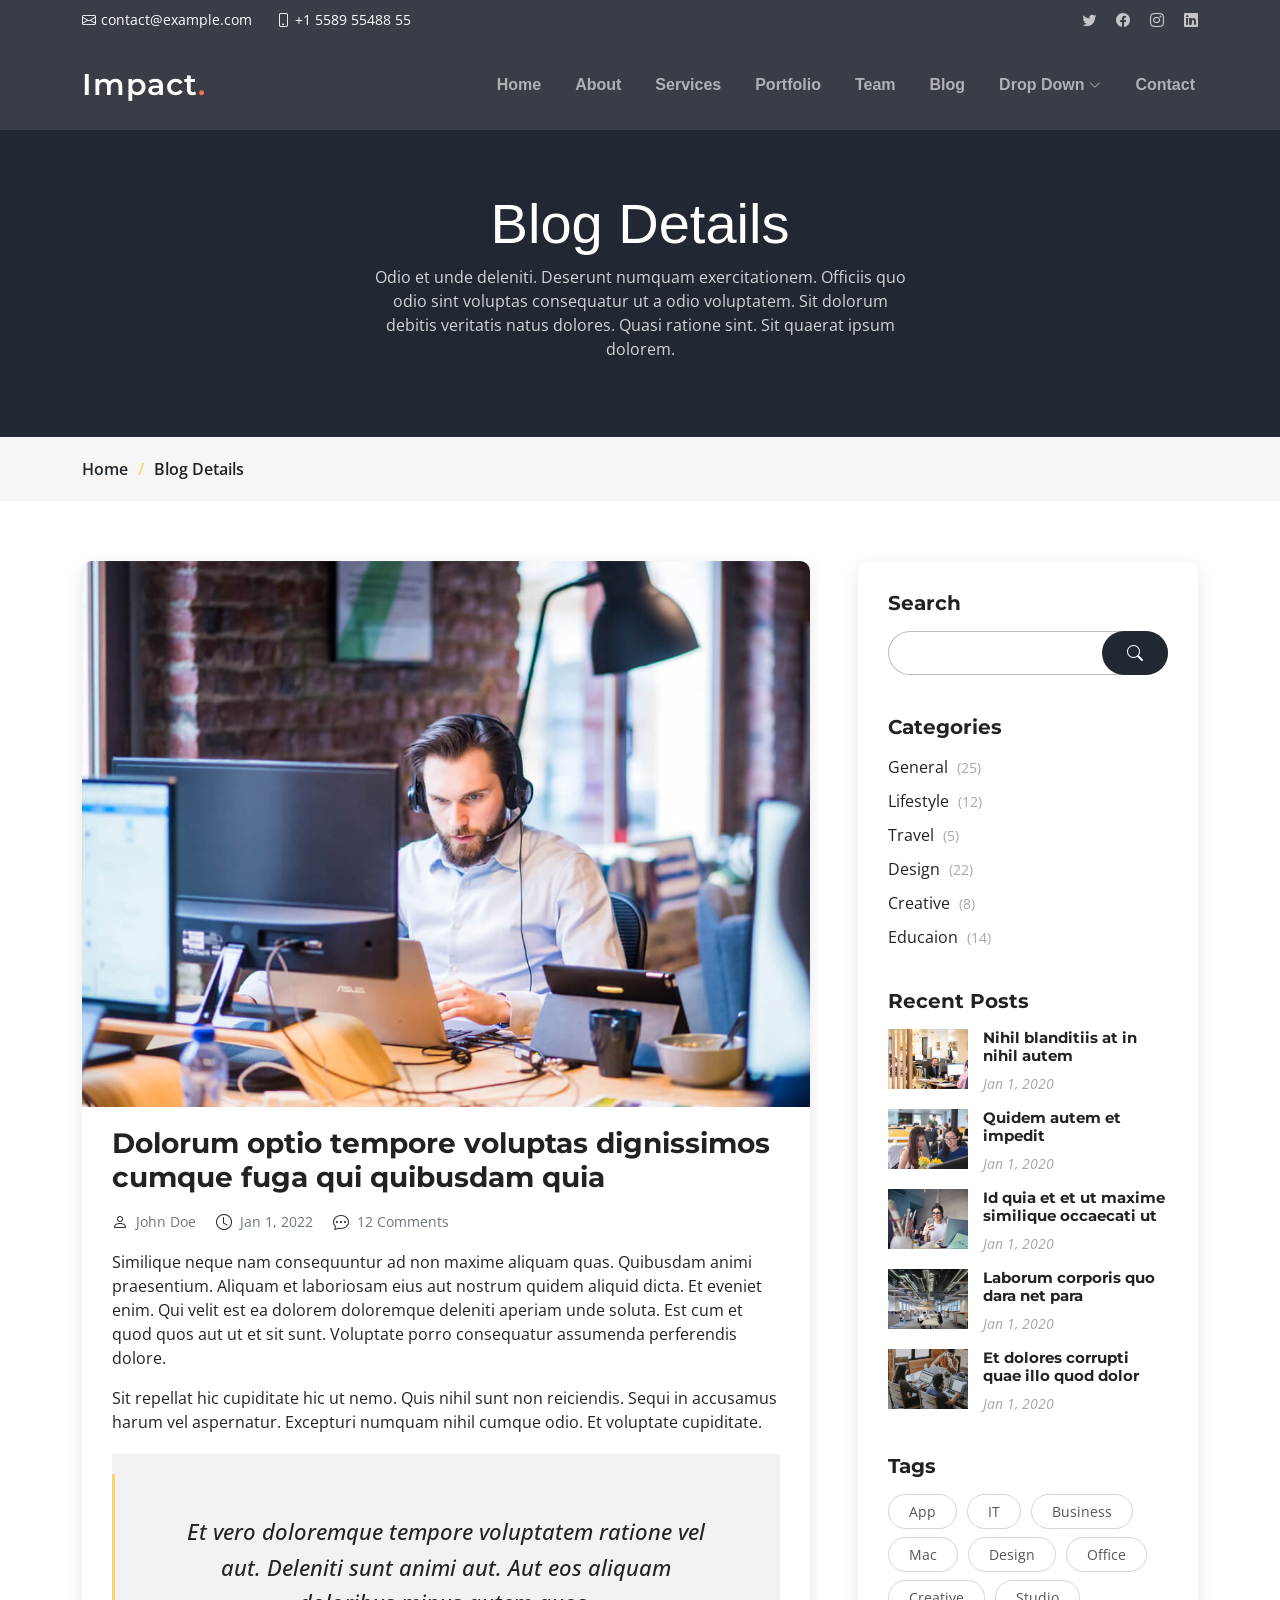
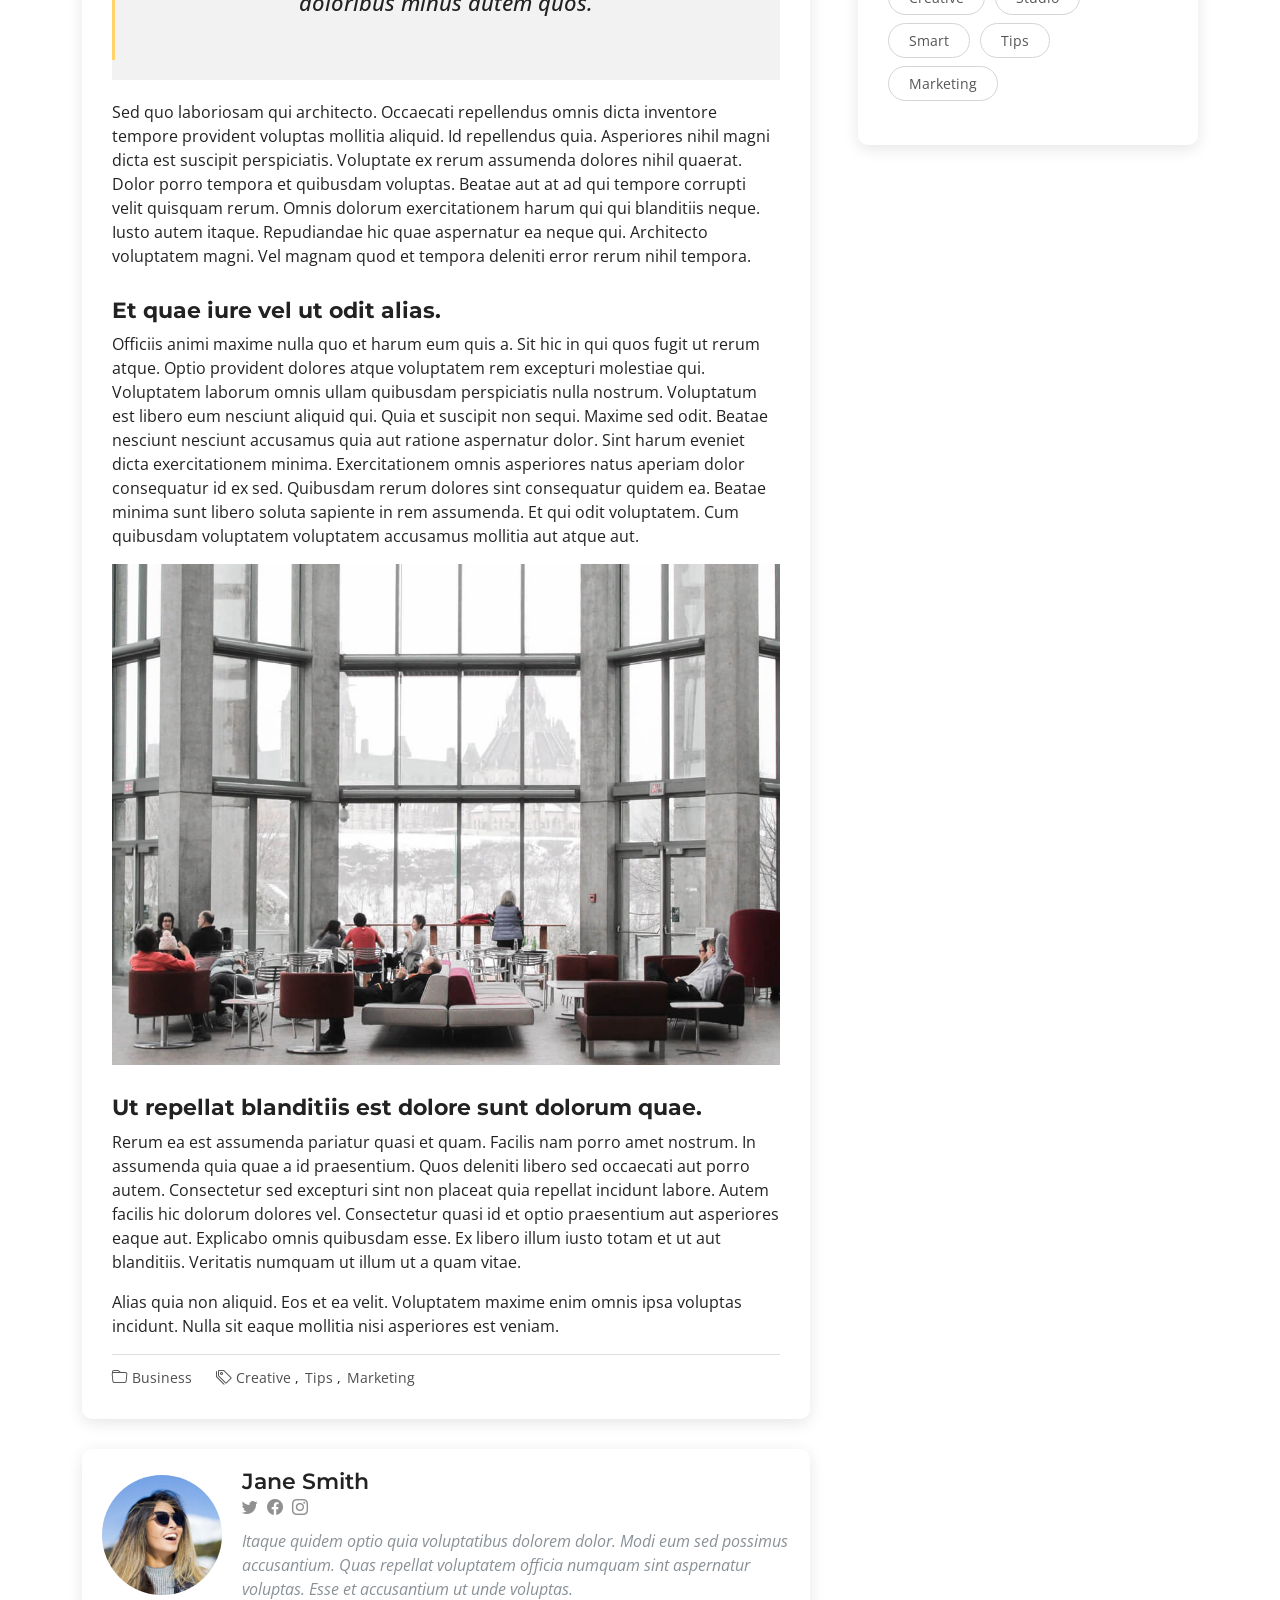
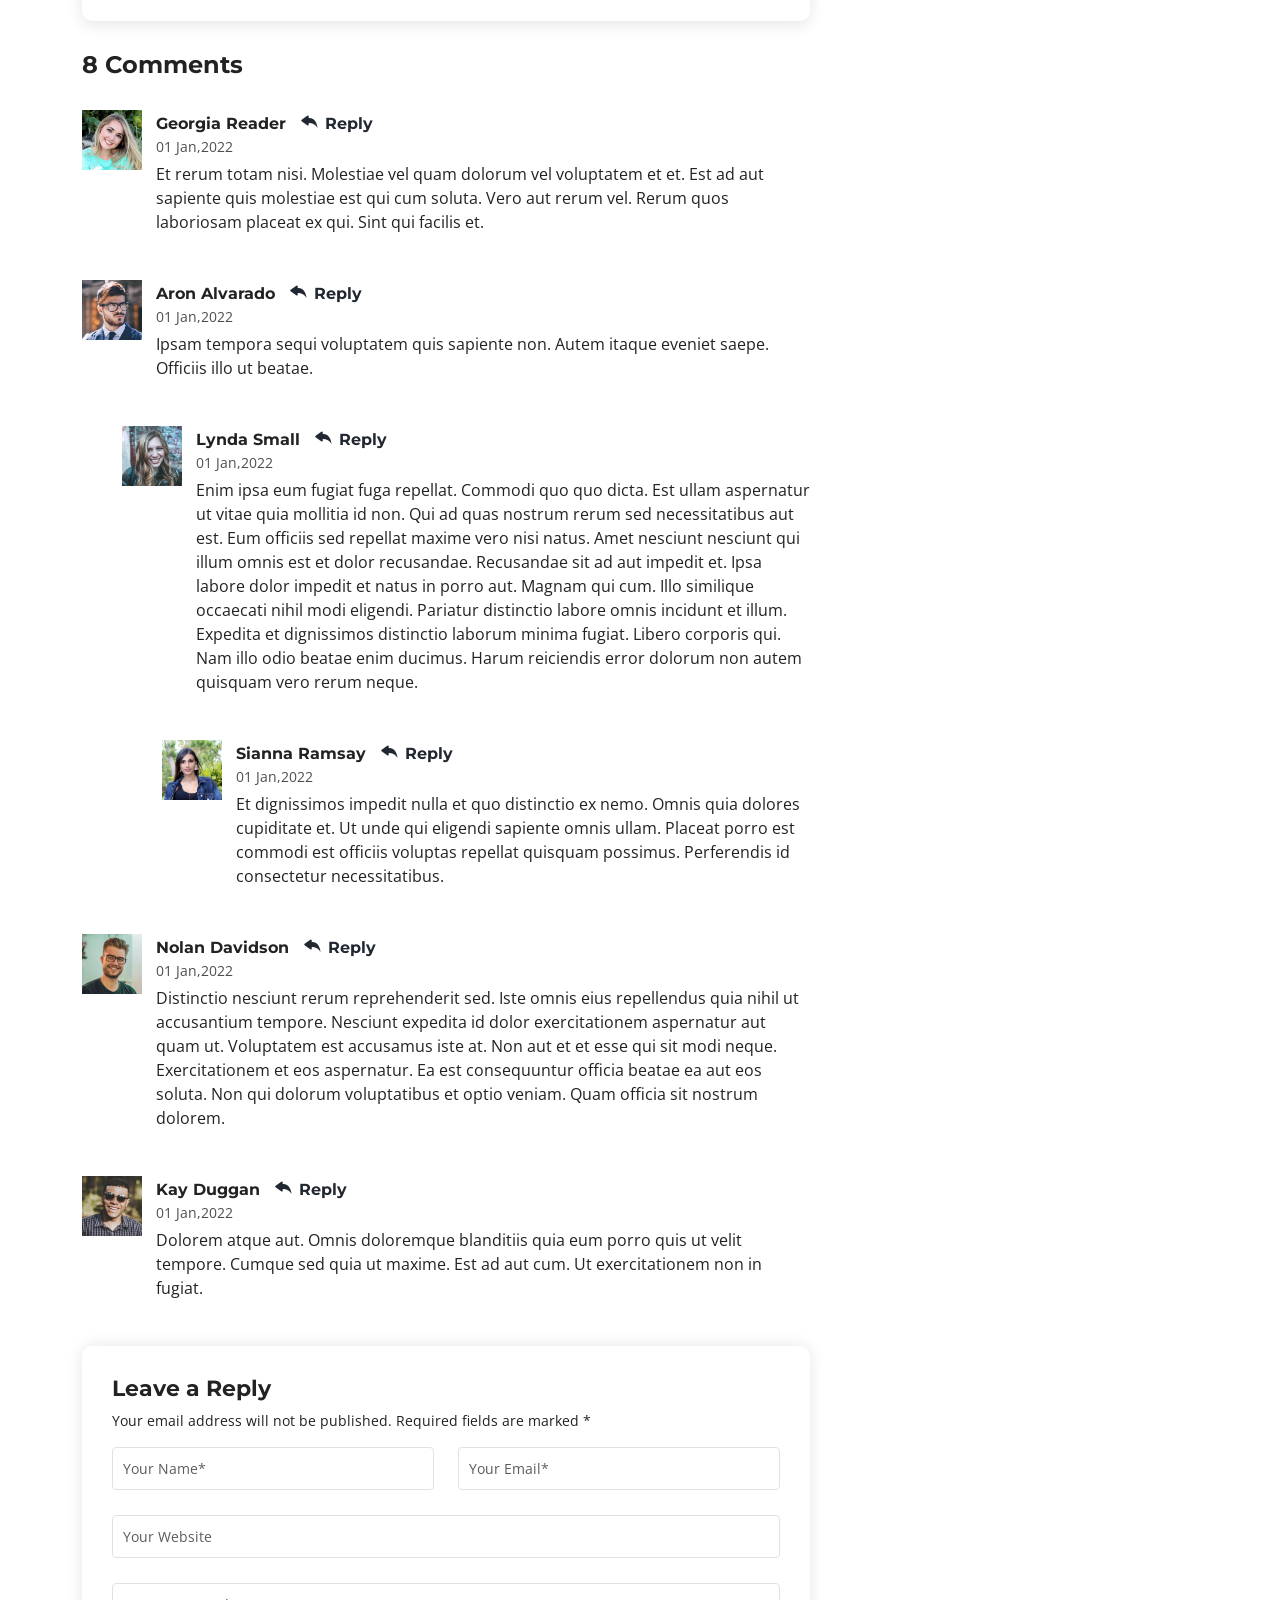
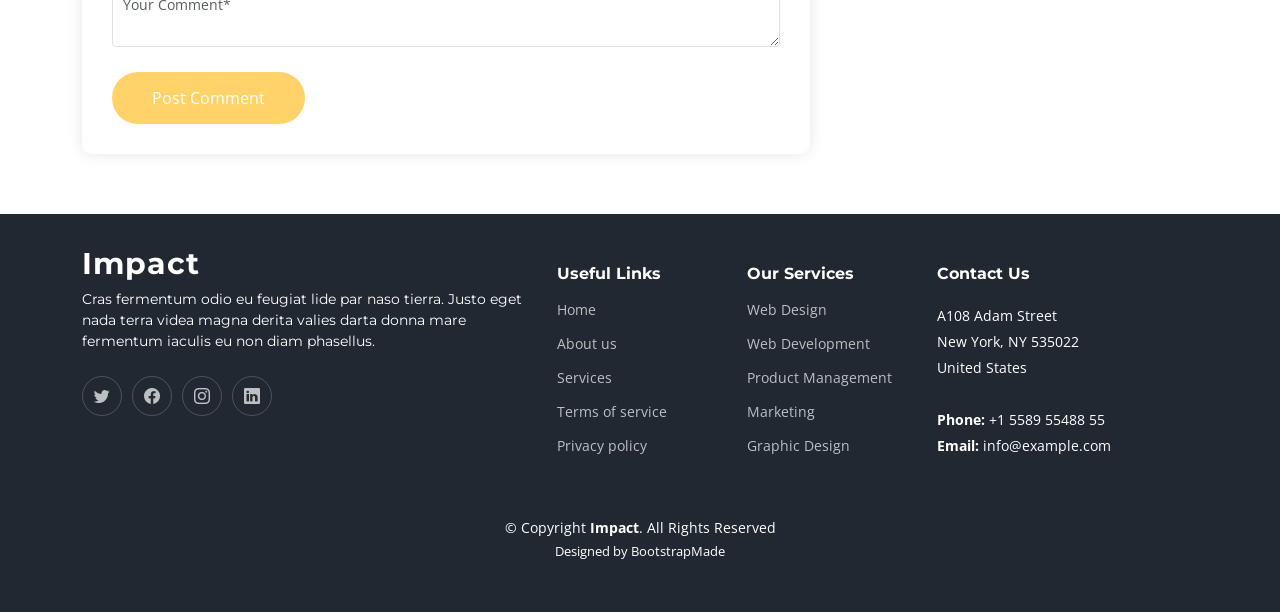
<file: blog-details.html>
<!DOCTYPE html>
<html lang="en">

<head>
  <meta charset="utf-8">
  <meta content="width=device-width, initial-scale=1.0" name="viewport">

  <title>Impact Bootstrap Template - Blog Details</title>
  <meta content="" name="description">
  <meta content="" name="keywords">

  <!-- Favicons -->
  <link href="assets/img/favicon.png" rel="icon">
  <link href="assets/img/apple-touch-icon.png" rel="apple-touch-icon">

  <!-- Google Fonts -->
  <link rel="preconnect" href="https://fonts.googleapis.com">
  <link rel="preconnect" href="https://fonts.gstatic.com" crossorigin>
  <link href="https://fonts.googleapis.com/css2?family=Open+Sans:ital,wght@0,300;0,400;0,500;0,600;0,700;1,300;1,400;1,600;1,700&family=Montserrat:ital,wght@0,300;0,400;0,500;0,600;0,700;1,300;1,400;1,500;1,600;1,700&family=Raleway:ital,wght@0,300;0,400;0,500;0,600;0,700;1,300;1,400;1,500;1,600;1,700&display=swap" rel="stylesheet">

  <!-- Vendor CSS Files -->
  <link href="assets/vendor/bootstrap/css/bootstrap.min.css" rel="stylesheet">
  <link href="assets/vendor/bootstrap-icons/bootstrap-icons.css" rel="stylesheet">
  <link href="assets/vendor/aos/aos.css" rel="stylesheet">
  <link href="assets/vendor/glightbox/css/glightbox.min.css" rel="stylesheet">
  <link href="assets/vendor/swiper/swiper-bundle.min.css" rel="stylesheet">

  <!-- Template Main CSS File -->
  <link href="assets/css/main.css" rel="stylesheet">

  <!-- =======================================================
  * Template Name: Impact
  * Template URL: https://bootstrapmade.com/impact-bootstrap-business-website-template/
  * Updated: Apr 4 2024 with Bootstrap v5.3.3
  * Author: BootstrapMade.com
  * License: https://bootstrapmade.com/license/
  ======================================================== -->
</head>

<body>

  <!-- ======= Header ======= -->
  <section id="topbar" class="topbar d-flex align-items-center">
    <div class="container d-flex justify-content-center justify-content-md-between">
      <div class="contact-info d-flex align-items-center">
        <i class="bi bi-envelope d-flex align-items-center"><a href="mailto:contact@example.com">contact@example.com</a></i>
        <i class="bi bi-phone d-flex align-items-center ms-4"><span>+1 5589 55488 55</span></i>
      </div>
      <div class="social-links d-none d-md-flex align-items-center">
        <a href="#" class="twitter"><i class="bi bi-twitter"></i></a>
        <a href="#" class="facebook"><i class="bi bi-facebook"></i></a>
        <a href="#" class="instagram"><i class="bi bi-instagram"></i></a>
        <a href="#" class="linkedin"><i class="bi bi-linkedin"></i></i></a>
      </div>
    </div>
  </section><!-- End Top Bar -->

  <header id="header" class="header d-flex align-items-center">

    <div class="container-fluid container-xl d-flex align-items-center justify-content-between">
      <a href="index.html" class="logo d-flex align-items-center">
        <!-- Uncomment the line below if you also wish to use an image logo -->
        <!-- <img src="assets/img/logo.png" alt=""> -->
        <h1>Impact<span>.</span></h1>
      </a>
      <nav id="navbar" class="navbar">
        <ul>
          <li><a href="#hero">Home</a></li>
          <li><a href="#about">About</a></li>
          <li><a href="#services">Services</a></li>
          <li><a href="#portfolio">Portfolio</a></li>
          <li><a href="#team">Team</a></li>
          <li><a href="blog.html">Blog</a></li>
          <li class="dropdown"><a href="#"><span>Drop Down</span> <i class="bi bi-chevron-down dropdown-indicator"></i></a>
            <ul>
              <li><a href="#">Drop Down 1</a></li>
              <li class="dropdown"><a href="#"><span>Deep Drop Down</span> <i class="bi bi-chevron-down dropdown-indicator"></i></a>
                <ul>
                  <li><a href="#">Deep Drop Down 1</a></li>
                  <li><a href="#">Deep Drop Down 2</a></li>
                  <li><a href="#">Deep Drop Down 3</a></li>
                  <li><a href="#">Deep Drop Down 4</a></li>
                  <li><a href="#">Deep Drop Down 5</a></li>
                </ul>
              </li>
              <li><a href="#">Drop Down 2</a></li>
              <li><a href="#">Drop Down 3</a></li>
              <li><a href="#">Drop Down 4</a></li>
            </ul>
          </li>
          <li><a href="#contact">Contact</a></li>
        </ul>
      </nav><!-- .navbar -->

      <i class="mobile-nav-toggle mobile-nav-show bi bi-list"></i>
      <i class="mobile-nav-toggle mobile-nav-hide d-none bi bi-x"></i>

    </div>
  </header><!-- End Header -->
  <!-- End Header -->

  <main id="main">

    <!-- ======= Breadcrumbs ======= -->
    <div class="breadcrumbs">
      <div class="page-header d-flex align-items-center" style="background-image: url('');">
        <div class="container position-relative">
          <div class="row d-flex justify-content-center">
            <div class="col-lg-6 text-center">
              <h2>Blog Details</h2>
              <p>Odio et unde deleniti. Deserunt numquam exercitationem. Officiis quo odio sint voluptas consequatur ut a odio voluptatem. Sit dolorum debitis veritatis natus dolores. Quasi ratione sint. Sit quaerat ipsum dolorem.</p>
            </div>
          </div>
        </div>
      </div>
      <nav>
        <div class="container">
          <ol>
            <li><a href="index.html">Home</a></li>
            <li>Blog Details</li>
          </ol>
        </div>
      </nav>
    </div><!-- End Breadcrumbs -->

    <!-- ======= Blog Details Section ======= -->
    <section id="blog" class="blog">
      <div class="container" data-aos="fade-up">

        <div class="row g-5">

          <div class="col-lg-8">

            <article class="blog-details">

              <div class="post-img">
                <img src="assets/img/blog/blog-1.jpg" alt="" class="img-fluid">
              </div>

              <h2 class="title">Dolorum optio tempore voluptas dignissimos cumque fuga qui quibusdam quia</h2>

              <div class="meta-top">
                <ul>
                  <li class="d-flex align-items-center"><i class="bi bi-person"></i> <a href="blog-details.html">John Doe</a></li>
                  <li class="d-flex align-items-center"><i class="bi bi-clock"></i> <a href="blog-details.html"><time datetime="2020-01-01">Jan 1, 2022</time></a></li>
                  <li class="d-flex align-items-center"><i class="bi bi-chat-dots"></i> <a href="blog-details.html">12 Comments</a></li>
                </ul>
              </div><!-- End meta top -->

              <div class="content">
                <p>
                  Similique neque nam consequuntur ad non maxime aliquam quas. Quibusdam animi praesentium. Aliquam et laboriosam eius aut nostrum quidem aliquid dicta.
                  Et eveniet enim. Qui velit est ea dolorem doloremque deleniti aperiam unde soluta. Est cum et quod quos aut ut et sit sunt. Voluptate porro consequatur assumenda perferendis dolore.
                </p>

                <p>
                  Sit repellat hic cupiditate hic ut nemo. Quis nihil sunt non reiciendis. Sequi in accusamus harum vel aspernatur. Excepturi numquam nihil cumque odio. Et voluptate cupiditate.
                </p>

                <blockquote>
                  <p>
                    Et vero doloremque tempore voluptatem ratione vel aut. Deleniti sunt animi aut. Aut eos aliquam doloribus minus autem quos.
                  </p>
                </blockquote>

                <p>
                  Sed quo laboriosam qui architecto. Occaecati repellendus omnis dicta inventore tempore provident voluptas mollitia aliquid. Id repellendus quia. Asperiores nihil magni dicta est suscipit perspiciatis. Voluptate ex rerum assumenda dolores nihil quaerat.
                  Dolor porro tempora et quibusdam voluptas. Beatae aut at ad qui tempore corrupti velit quisquam rerum. Omnis dolorum exercitationem harum qui qui blanditiis neque.
                  Iusto autem itaque. Repudiandae hic quae aspernatur ea neque qui. Architecto voluptatem magni. Vel magnam quod et tempora deleniti error rerum nihil tempora.
                </p>

                <h3>Et quae iure vel ut odit alias.</h3>
                <p>
                  Officiis animi maxime nulla quo et harum eum quis a. Sit hic in qui quos fugit ut rerum atque. Optio provident dolores atque voluptatem rem excepturi molestiae qui. Voluptatem laborum omnis ullam quibusdam perspiciatis nulla nostrum. Voluptatum est libero eum nesciunt aliquid qui.
                  Quia et suscipit non sequi. Maxime sed odit. Beatae nesciunt nesciunt accusamus quia aut ratione aspernatur dolor. Sint harum eveniet dicta exercitationem minima. Exercitationem omnis asperiores natus aperiam dolor consequatur id ex sed. Quibusdam rerum dolores sint consequatur quidem ea.
                  Beatae minima sunt libero soluta sapiente in rem assumenda. Et qui odit voluptatem. Cum quibusdam voluptatem voluptatem accusamus mollitia aut atque aut.
                </p>
                <img src="assets/img/blog/blog-inside-post.jpg" class="img-fluid" alt="">

                <h3>Ut repellat blanditiis est dolore sunt dolorum quae.</h3>
                <p>
                  Rerum ea est assumenda pariatur quasi et quam. Facilis nam porro amet nostrum. In assumenda quia quae a id praesentium. Quos deleniti libero sed occaecati aut porro autem. Consectetur sed excepturi sint non placeat quia repellat incidunt labore. Autem facilis hic dolorum dolores vel.
                  Consectetur quasi id et optio praesentium aut asperiores eaque aut. Explicabo omnis quibusdam esse. Ex libero illum iusto totam et ut aut blanditiis. Veritatis numquam ut illum ut a quam vitae.
                </p>
                <p>
                  Alias quia non aliquid. Eos et ea velit. Voluptatem maxime enim omnis ipsa voluptas incidunt. Nulla sit eaque mollitia nisi asperiores est veniam.
                </p>

              </div><!-- End post content -->

              <div class="meta-bottom">
                <i class="bi bi-folder"></i>
                <ul class="cats">
                  <li><a href="#">Business</a></li>
                </ul>

                <i class="bi bi-tags"></i>
                <ul class="tags">
                  <li><a href="#">Creative</a></li>
                  <li><a href="#">Tips</a></li>
                  <li><a href="#">Marketing</a></li>
                </ul>
              </div><!-- End meta bottom -->

            </article><!-- End blog post -->

            <div class="post-author d-flex align-items-center">
              <img src="assets/img/blog/blog-author.jpg" class="rounded-circle flex-shrink-0" alt="">
              <div>
                <h4>Jane Smith</h4>
                <div class="social-links">
                  <a href="https://twitters.com/#"><i class="bi bi-twitter"></i></a>
                  <a href="https://facebook.com/#"><i class="bi bi-facebook"></i></a>
                  <a href="https://instagram.com/#"><i class="biu bi-instagram"></i></a>
                </div>
                <p>
                  Itaque quidem optio quia voluptatibus dolorem dolor. Modi eum sed possimus accusantium. Quas repellat voluptatem officia numquam sint aspernatur voluptas. Esse et accusantium ut unde voluptas.
                </p>
              </div>
            </div><!-- End post author -->

            <div class="comments">

              <h4 class="comments-count">8 Comments</h4>

              <div id="comment-1" class="comment">
                <div class="d-flex">
                  <div class="comment-img"><img src="assets/img/blog/comments-1.jpg" alt=""></div>
                  <div>
                    <h5><a href="">Georgia Reader</a> <a href="#" class="reply"><i class="bi bi-reply-fill"></i> Reply</a></h5>
                    <time datetime="2020-01-01">01 Jan,2022</time>
                    <p>
                      Et rerum totam nisi. Molestiae vel quam dolorum vel voluptatem et et. Est ad aut sapiente quis molestiae est qui cum soluta.
                      Vero aut rerum vel. Rerum quos laboriosam placeat ex qui. Sint qui facilis et.
                    </p>
                  </div>
                </div>
              </div><!-- End comment #1 -->

              <div id="comment-2" class="comment">
                <div class="d-flex">
                  <div class="comment-img"><img src="assets/img/blog/comments-2.jpg" alt=""></div>
                  <div>
                    <h5><a href="">Aron Alvarado</a> <a href="#" class="reply"><i class="bi bi-reply-fill"></i> Reply</a></h5>
                    <time datetime="2020-01-01">01 Jan,2022</time>
                    <p>
                      Ipsam tempora sequi voluptatem quis sapiente non. Autem itaque eveniet saepe. Officiis illo ut beatae.
                    </p>
                  </div>
                </div>

                <div id="comment-reply-1" class="comment comment-reply">
                  <div class="d-flex">
                    <div class="comment-img"><img src="assets/img/blog/comments-3.jpg" alt=""></div>
                    <div>
                      <h5><a href="">Lynda Small</a> <a href="#" class="reply"><i class="bi bi-reply-fill"></i> Reply</a></h5>
                      <time datetime="2020-01-01">01 Jan,2022</time>
                      <p>
                        Enim ipsa eum fugiat fuga repellat. Commodi quo quo dicta. Est ullam aspernatur ut vitae quia mollitia id non. Qui ad quas nostrum rerum sed necessitatibus aut est. Eum officiis sed repellat maxime vero nisi natus. Amet nesciunt nesciunt qui illum omnis est et dolor recusandae.

                        Recusandae sit ad aut impedit et. Ipsa labore dolor impedit et natus in porro aut. Magnam qui cum. Illo similique occaecati nihil modi eligendi. Pariatur distinctio labore omnis incidunt et illum. Expedita et dignissimos distinctio laborum minima fugiat.

                        Libero corporis qui. Nam illo odio beatae enim ducimus. Harum reiciendis error dolorum non autem quisquam vero rerum neque.
                      </p>
                    </div>
                  </div>

                  <div id="comment-reply-2" class="comment comment-reply">
                    <div class="d-flex">
                      <div class="comment-img"><img src="assets/img/blog/comments-4.jpg" alt=""></div>
                      <div>
                        <h5><a href="">Sianna Ramsay</a> <a href="#" class="reply"><i class="bi bi-reply-fill"></i> Reply</a></h5>
                        <time datetime="2020-01-01">01 Jan,2022</time>
                        <p>
                          Et dignissimos impedit nulla et quo distinctio ex nemo. Omnis quia dolores cupiditate et. Ut unde qui eligendi sapiente omnis ullam. Placeat porro est commodi est officiis voluptas repellat quisquam possimus. Perferendis id consectetur necessitatibus.
                        </p>
                      </div>
                    </div>

                  </div><!-- End comment reply #2-->

                </div><!-- End comment reply #1-->

              </div><!-- End comment #2-->

              <div id="comment-3" class="comment">
                <div class="d-flex">
                  <div class="comment-img"><img src="assets/img/blog/comments-5.jpg" alt=""></div>
                  <div>
                    <h5><a href="">Nolan Davidson</a> <a href="#" class="reply"><i class="bi bi-reply-fill"></i> Reply</a></h5>
                    <time datetime="2020-01-01">01 Jan,2022</time>
                    <p>
                      Distinctio nesciunt rerum reprehenderit sed. Iste omnis eius repellendus quia nihil ut accusantium tempore. Nesciunt expedita id dolor exercitationem aspernatur aut quam ut. Voluptatem est accusamus iste at.
                      Non aut et et esse qui sit modi neque. Exercitationem et eos aspernatur. Ea est consequuntur officia beatae ea aut eos soluta. Non qui dolorum voluptatibus et optio veniam. Quam officia sit nostrum dolorem.
                    </p>
                  </div>
                </div>

              </div><!-- End comment #3 -->

              <div id="comment-4" class="comment">
                <div class="d-flex">
                  <div class="comment-img"><img src="assets/img/blog/comments-6.jpg" alt=""></div>
                  <div>
                    <h5><a href="">Kay Duggan</a> <a href="#" class="reply"><i class="bi bi-reply-fill"></i> Reply</a></h5>
                    <time datetime="2020-01-01">01 Jan,2022</time>
                    <p>
                      Dolorem atque aut. Omnis doloremque blanditiis quia eum porro quis ut velit tempore. Cumque sed quia ut maxime. Est ad aut cum. Ut exercitationem non in fugiat.
                    </p>
                  </div>
                </div>

              </div><!-- End comment #4 -->

              <div class="reply-form">

                <h4>Leave a Reply</h4>
                <p>Your email address will not be published. Required fields are marked * </p>
                <form action="">
                  <div class="row">
                    <div class="col-md-6 form-group">
                      <input name="name" type="text" class="form-control" placeholder="Your Name*">
                    </div>
                    <div class="col-md-6 form-group">
                      <input name="email" type="text" class="form-control" placeholder="Your Email*">
                    </div>
                  </div>
                  <div class="row">
                    <div class="col form-group">
                      <input name="website" type="text" class="form-control" placeholder="Your Website">
                    </div>
                  </div>
                  <div class="row">
                    <div class="col form-group">
                      <textarea name="comment" class="form-control" placeholder="Your Comment*"></textarea>
                    </div>
                  </div>
                  <button type="submit" class="btn btn-primary">Post Comment</button>

                </form>

              </div>

            </div><!-- End blog comments -->

          </div>

          <div class="col-lg-4">

            <div class="sidebar">

              <div class="sidebar-item search-form">
                <h3 class="sidebar-title">Search</h3>
                <form action="" class="mt-3">
                  <input type="text">
                  <button type="submit"><i class="bi bi-search"></i></button>
                </form>
              </div><!-- End sidebar search formn-->

              <div class="sidebar-item categories">
                <h3 class="sidebar-title">Categories</h3>
                <ul class="mt-3">
                  <li><a href="#">General <span>(25)</span></a></li>
                  <li><a href="#">Lifestyle <span>(12)</span></a></li>
                  <li><a href="#">Travel <span>(5)</span></a></li>
                  <li><a href="#">Design <span>(22)</span></a></li>
                  <li><a href="#">Creative <span>(8)</span></a></li>
                  <li><a href="#">Educaion <span>(14)</span></a></li>
                </ul>
              </div><!-- End sidebar categories-->

              <div class="sidebar-item recent-posts">
                <h3 class="sidebar-title">Recent Posts</h3>

                <div class="mt-3">

                  <div class="post-item mt-3">
                    <img src="assets/img/blog/blog-recent-1.jpg" alt="">
                    <div>
                      <h4><a href="blog-details.html">Nihil blanditiis at in nihil autem</a></h4>
                      <time datetime="2020-01-01">Jan 1, 2020</time>
                    </div>
                  </div><!-- End recent post item-->

                  <div class="post-item">
                    <img src="assets/img/blog/blog-recent-2.jpg" alt="">
                    <div>
                      <h4><a href="blog-details.html">Quidem autem et impedit</a></h4>
                      <time datetime="2020-01-01">Jan 1, 2020</time>
                    </div>
                  </div><!-- End recent post item-->

                  <div class="post-item">
                    <img src="assets/img/blog/blog-recent-3.jpg" alt="">
                    <div>
                      <h4><a href="blog-details.html">Id quia et et ut maxime similique occaecati ut</a></h4>
                      <time datetime="2020-01-01">Jan 1, 2020</time>
                    </div>
                  </div><!-- End recent post item-->

                  <div class="post-item">
                    <img src="assets/img/blog/blog-recent-4.jpg" alt="">
                    <div>
                      <h4><a href="blog-details.html">Laborum corporis quo dara net para</a></h4>
                      <time datetime="2020-01-01">Jan 1, 2020</time>
                    </div>
                  </div><!-- End recent post item-->

                  <div class="post-item">
                    <img src="assets/img/blog/blog-recent-5.jpg" alt="">
                    <div>
                      <h4><a href="blog-details.html">Et dolores corrupti quae illo quod dolor</a></h4>
                      <time datetime="2020-01-01">Jan 1, 2020</time>
                    </div>
                  </div><!-- End recent post item-->

                </div>

              </div><!-- End sidebar recent posts-->

              <div class="sidebar-item tags">
                <h3 class="sidebar-title">Tags</h3>
                <ul class="mt-3">
                  <li><a href="#">App</a></li>
                  <li><a href="#">IT</a></li>
                  <li><a href="#">Business</a></li>
                  <li><a href="#">Mac</a></li>
                  <li><a href="#">Design</a></li>
                  <li><a href="#">Office</a></li>
                  <li><a href="#">Creative</a></li>
                  <li><a href="#">Studio</a></li>
                  <li><a href="#">Smart</a></li>
                  <li><a href="#">Tips</a></li>
                  <li><a href="#">Marketing</a></li>
                </ul>
              </div><!-- End sidebar tags-->

            </div><!-- End Blog Sidebar -->

          </div>
        </div>

      </div>
    </section><!-- End Blog Details Section -->

  </main><!-- End #main -->

  <!-- ======= Footer ======= -->
  <footer id="footer" class="footer">

    <div class="container">
      <div class="row gy-4">
        <div class="col-lg-5 col-md-12 footer-info">
          <a href="index.html" class="logo d-flex align-items-center">
            <span>Impact</span>
          </a>
          <p>Cras fermentum odio eu feugiat lide par naso tierra. Justo eget nada terra videa magna derita valies darta donna mare fermentum iaculis eu non diam phasellus.</p>
          <div class="social-links d-flex mt-4">
            <a href="#" class="twitter"><i class="bi bi-twitter"></i></a>
            <a href="#" class="facebook"><i class="bi bi-facebook"></i></a>
            <a href="#" class="instagram"><i class="bi bi-instagram"></i></a>
            <a href="#" class="linkedin"><i class="bi bi-linkedin"></i></a>
          </div>
        </div>

        <div class="col-lg-2 col-6 footer-links">
          <h4>Useful Links</h4>
          <ul>
            <li><a href="#">Home</a></li>
            <li><a href="#">About us</a></li>
            <li><a href="#">Services</a></li>
            <li><a href="#">Terms of service</a></li>
            <li><a href="#">Privacy policy</a></li>
          </ul>
        </div>

        <div class="col-lg-2 col-6 footer-links">
          <h4>Our Services</h4>
          <ul>
            <li><a href="#">Web Design</a></li>
            <li><a href="#">Web Development</a></li>
            <li><a href="#">Product Management</a></li>
            <li><a href="#">Marketing</a></li>
            <li><a href="#">Graphic Design</a></li>
          </ul>
        </div>

        <div class="col-lg-3 col-md-12 footer-contact text-center text-md-start">
          <h4>Contact Us</h4>
          <p>
            A108 Adam Street <br>
            New York, NY 535022<br>
            United States <br><br>
            <strong>Phone:</strong> +1 5589 55488 55<br>
            <strong>Email:</strong> info@example.com<br>
          </p>

        </div>

      </div>
    </div>

    <div class="container mt-4">
      <div class="copyright">
        &copy; Copyright <strong><span>Impact</span></strong>. All Rights Reserved
      </div>
      <div class="credits">
        <!-- All the links in the footer should remain intact. -->
        <!-- You can delete the links only if you purchased the pro version. -->
        <!-- Licensing information: https://bootstrapmade.com/license/ -->
        <!-- Purchase the pro version with working PHP/AJAX contact form: https://bootstrapmade.com/impact-bootstrap-business-website-template/ -->
        Designed by <a href="https://bootstrapmade.com/">BootstrapMade</a>
      </div>
    </div>

  </footer><!-- End Footer -->
  <!-- End Footer -->

  <a href="#" class="scroll-top d-flex align-items-center justify-content-center"><i class="bi bi-arrow-up-short"></i></a>

  <div id="preloader"></div>

  <!-- Vendor JS Files -->
  <script src="assets/vendor/bootstrap/js/bootstrap.bundle.min.js"></script>
  <script src="assets/vendor/aos/aos.js"></script>
  <script src="assets/vendor/glightbox/js/glightbox.min.js"></script>
  <script src="assets/vendor/purecounter/purecounter_vanilla.js"></script>
  <script src="assets/vendor/swiper/swiper-bundle.min.js"></script>
  <script src="assets/vendor/isotope-layout/isotope.pkgd.min.js"></script>
  <script src="assets/vendor/php-email-form/validate.js"></script>

  <!-- Template Main JS File -->
  <script src="assets/js/main.js"></script>

</body>

</html>
</file>
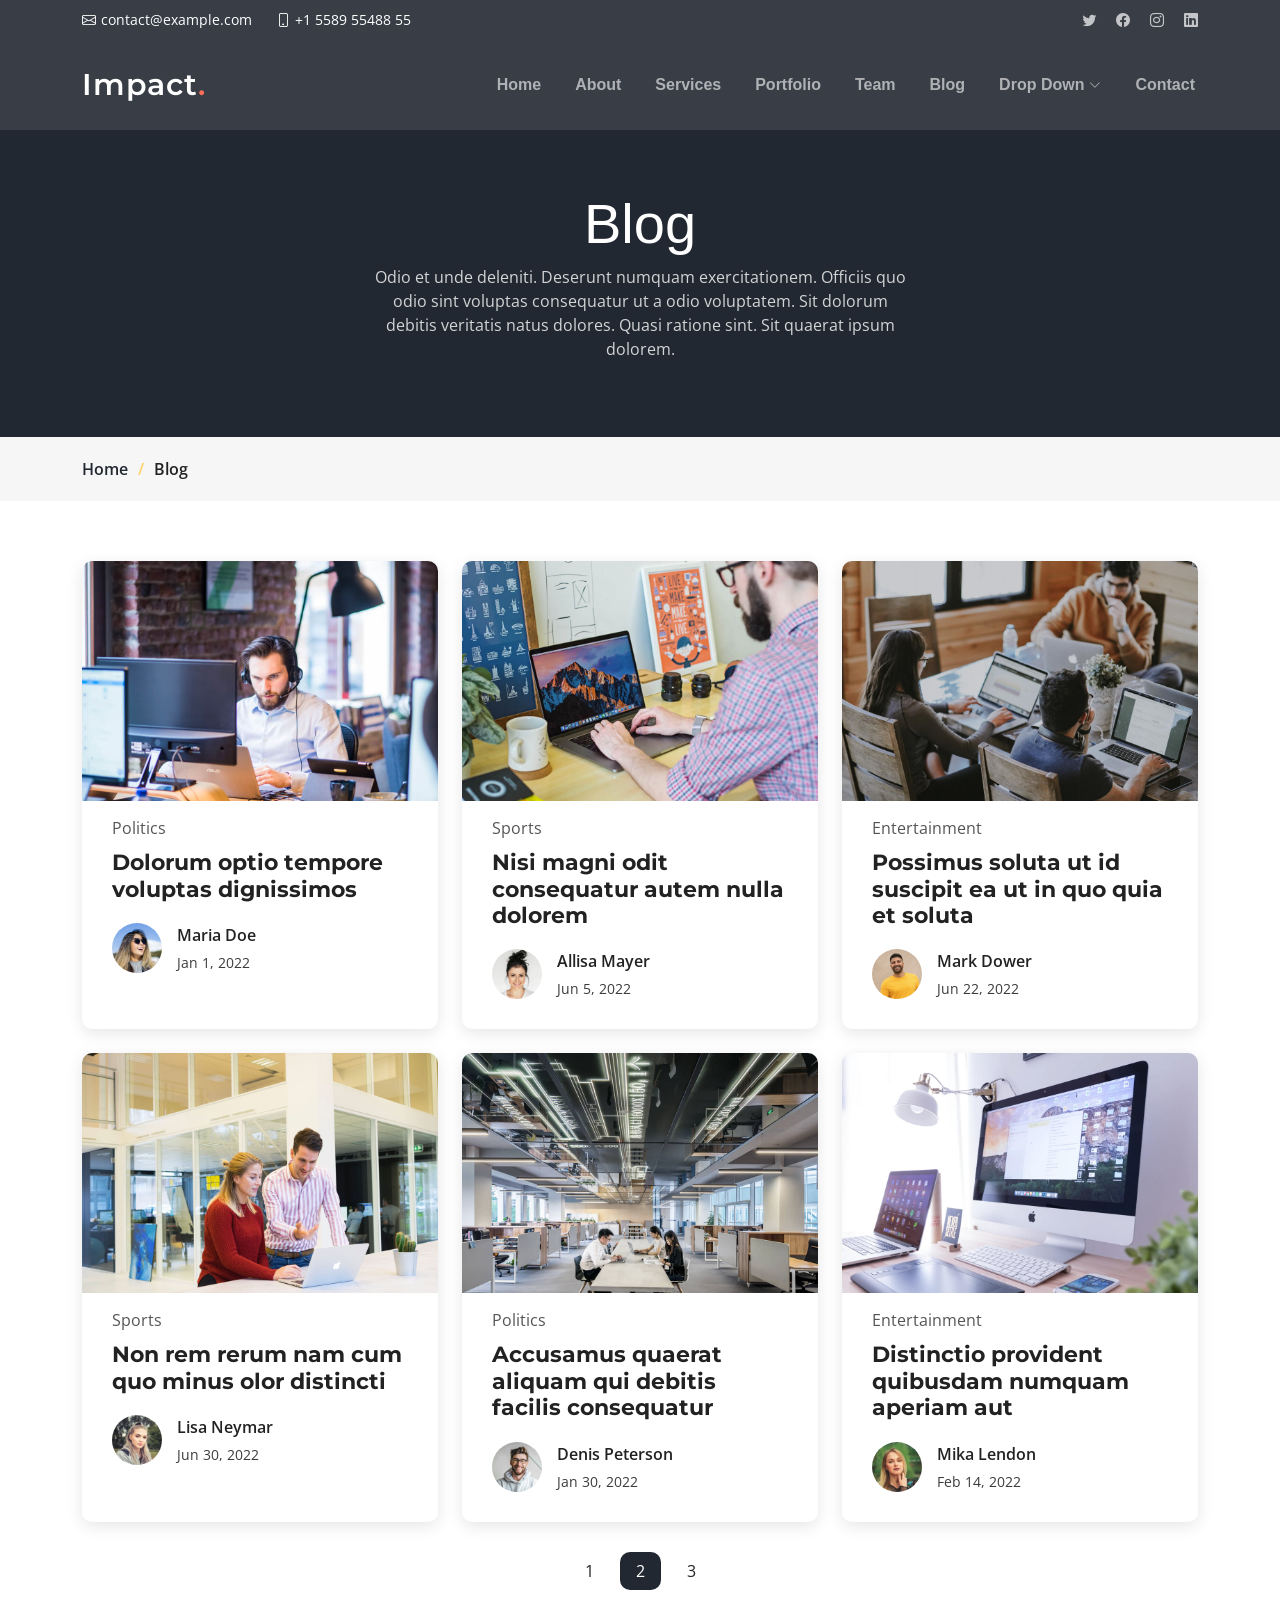
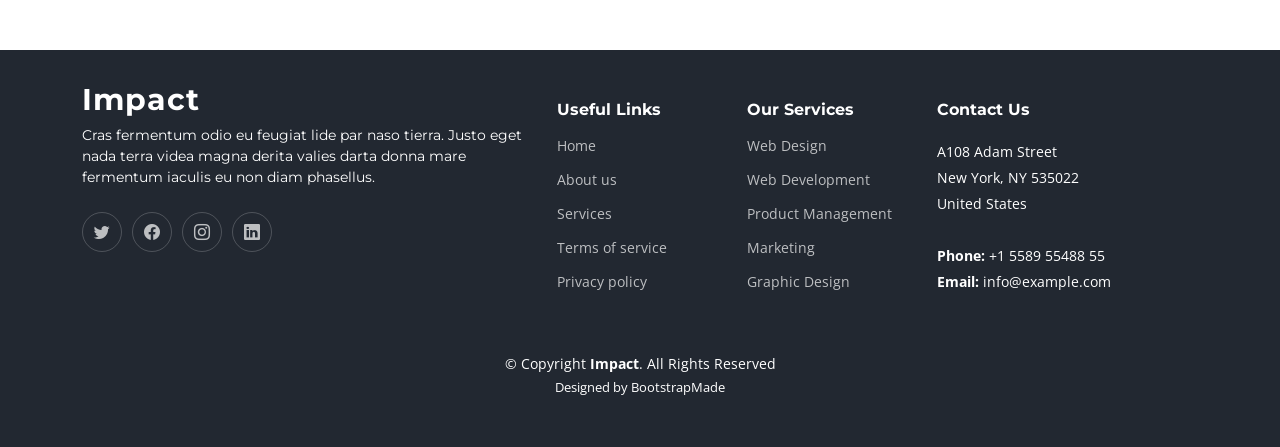
<file: blog.html>
<!DOCTYPE html>
<html lang="en">

<head>
  <meta charset="utf-8">
  <meta content="width=device-width, initial-scale=1.0" name="viewport">

  <title>Impact Bootstrap Template - Blog</title>
  <meta content="" name="description">
  <meta content="" name="keywords">

  <!-- Favicons -->
  <link href="assets/img/favicon.png" rel="icon">
  <link href="assets/img/apple-touch-icon.png" rel="apple-touch-icon">

  <!-- Google Fonts -->
  <link rel="preconnect" href="https://fonts.googleapis.com">
  <link rel="preconnect" href="https://fonts.gstatic.com" crossorigin>
  <link href="https://fonts.googleapis.com/css2?family=Open+Sans:ital,wght@0,300;0,400;0,500;0,600;0,700;1,300;1,400;1,600;1,700&family=Montserrat:ital,wght@0,300;0,400;0,500;0,600;0,700;1,300;1,400;1,500;1,600;1,700&family=Raleway:ital,wght@0,300;0,400;0,500;0,600;0,700;1,300;1,400;1,500;1,600;1,700&display=swap" rel="stylesheet">

  <!-- Vendor CSS Files -->
  <link href="assets/vendor/bootstrap/css/bootstrap.min.css" rel="stylesheet">
  <link href="assets/vendor/bootstrap-icons/bootstrap-icons.css" rel="stylesheet">
  <link href="assets/vendor/aos/aos.css" rel="stylesheet">
  <link href="assets/vendor/glightbox/css/glightbox.min.css" rel="stylesheet">
  <link href="assets/vendor/swiper/swiper-bundle.min.css" rel="stylesheet">

  <!-- Template Main CSS File -->
  <link href="assets/css/main.css" rel="stylesheet">

  <!-- =======================================================
  * Template Name: Impact
  * Template URL: https://bootstrapmade.com/impact-bootstrap-business-website-template/
  * Updated: Apr 4 2024 with Bootstrap v5.3.3
  * Author: BootstrapMade.com
  * License: https://bootstrapmade.com/license/
  ======================================================== -->
</head>

<body>

  <!-- ======= Header ======= -->
  <section id="topbar" class="topbar d-flex align-items-center">
    <div class="container d-flex justify-content-center justify-content-md-between">
      <div class="contact-info d-flex align-items-center">
        <i class="bi bi-envelope d-flex align-items-center"><a href="mailto:contact@example.com">contact@example.com</a></i>
        <i class="bi bi-phone d-flex align-items-center ms-4"><span>+1 5589 55488 55</span></i>
      </div>
      <div class="social-links d-none d-md-flex align-items-center">
        <a href="#" class="twitter"><i class="bi bi-twitter"></i></a>
        <a href="#" class="facebook"><i class="bi bi-facebook"></i></a>
        <a href="#" class="instagram"><i class="bi bi-instagram"></i></a>
        <a href="#" class="linkedin"><i class="bi bi-linkedin"></i></i></a>
      </div>
    </div>
  </section><!-- End Top Bar -->

  <header id="header" class="header d-flex align-items-center">

    <div class="container-fluid container-xl d-flex align-items-center justify-content-between">
      <a href="index.html" class="logo d-flex align-items-center">
        <!-- Uncomment the line below if you also wish to use an image logo -->
        <!-- <img src="assets/img/logo.png" alt=""> -->
        <h1>Impact<span>.</span></h1>
      </a>
      <nav id="navbar" class="navbar">
        <ul>
          <li><a href="#hero">Home</a></li>
          <li><a href="#about">About</a></li>
          <li><a href="#services">Services</a></li>
          <li><a href="#portfolio">Portfolio</a></li>
          <li><a href="#team">Team</a></li>
          <li><a href="blog.html">Blog</a></li>
          <li class="dropdown"><a href="#"><span>Drop Down</span> <i class="bi bi-chevron-down dropdown-indicator"></i></a>
            <ul>
              <li><a href="#">Drop Down 1</a></li>
              <li class="dropdown"><a href="#"><span>Deep Drop Down</span> <i class="bi bi-chevron-down dropdown-indicator"></i></a>
                <ul>
                  <li><a href="#">Deep Drop Down 1</a></li>
                  <li><a href="#">Deep Drop Down 2</a></li>
                  <li><a href="#">Deep Drop Down 3</a></li>
                  <li><a href="#">Deep Drop Down 4</a></li>
                  <li><a href="#">Deep Drop Down 5</a></li>
                </ul>
              </li>
              <li><a href="#">Drop Down 2</a></li>
              <li><a href="#">Drop Down 3</a></li>
              <li><a href="#">Drop Down 4</a></li>
            </ul>
          </li>
          <li><a href="#contact">Contact</a></li>
        </ul>
      </nav><!-- .navbar -->

      <i class="mobile-nav-toggle mobile-nav-show bi bi-list"></i>
      <i class="mobile-nav-toggle mobile-nav-hide d-none bi bi-x"></i>

    </div>
  </header><!-- End Header -->
  <!-- End Header -->

  <main id="main">

    <!-- ======= Breadcrumbs ======= -->
    <div class="breadcrumbs">
      <div class="page-header d-flex align-items-center" style="background-image: url('');">
        <div class="container position-relative">
          <div class="row d-flex justify-content-center">
            <div class="col-lg-6 text-center">
              <h2>Blog</h2>
              <p>Odio et unde deleniti. Deserunt numquam exercitationem. Officiis quo odio sint voluptas consequatur ut a odio voluptatem. Sit dolorum debitis veritatis natus dolores. Quasi ratione sint. Sit quaerat ipsum dolorem.</p>
            </div>
          </div>
        </div>
      </div>
      <nav>
        <div class="container">
          <ol>
            <li><a href="index.html">Home</a></li>
            <li>Blog</li>
          </ol>
        </div>
      </nav>
    </div><!-- End Breadcrumbs -->

    <!-- ======= Blog Section ======= -->
    <section id="blog" class="blog">
      <div class="container" data-aos="fade-up">

        <div class="row gy-4 posts-list">

          <div class="col-xl-4 col-md-6">
            <article>

              <div class="post-img">
                <img src="assets/img/blog/blog-1.jpg" alt="" class="img-fluid">
              </div>

              <p class="post-category">Politics</p>

              <h2 class="title">
                <a href="blog-details.html">Dolorum optio tempore voluptas dignissimos</a>
              </h2>

              <div class="d-flex align-items-center">
                <img src="assets/img/blog/blog-author.jpg" alt="" class="img-fluid post-author-img flex-shrink-0">
                <div class="post-meta">
                  <p class="post-author-list">Maria Doe</p>
                  <p class="post-date">
                    <time datetime="2022-01-01">Jan 1, 2022</time>
                  </p>
                </div>
              </div>

            </article>
          </div><!-- End post list item -->

          <div class="col-xl-4 col-md-6">
            <article>

              <div class="post-img">
                <img src="assets/img/blog/blog-2.jpg" alt="" class="img-fluid">
              </div>

              <p class="post-category">Sports</p>

              <h2 class="title">
                <a href="blog-details.html">Nisi magni odit consequatur autem nulla dolorem</a>
              </h2>

              <div class="d-flex align-items-center">
                <img src="assets/img/blog/blog-author-2.jpg" alt="" class="img-fluid post-author-img flex-shrink-0">
                <div class="post-meta">
                  <p class="post-author-list">Allisa Mayer</p>
                  <p class="post-date">
                    <time datetime="2022-01-01">Jun 5, 2022</time>
                  </p>
                </div>
              </div>

            </article>
          </div><!-- End post list item -->

          <div class="col-xl-4 col-md-6">
            <article>

              <div class="post-img">
                <img src="assets/img/blog/blog-3.jpg" alt="" class="img-fluid">
              </div>

              <p class="post-category">Entertainment</p>

              <h2 class="title">
                <a href="blog-details.html">Possimus soluta ut id suscipit ea ut in quo quia et soluta</a>
              </h2>

              <div class="d-flex align-items-center">
                <img src="assets/img/blog/blog-author-3.jpg" alt="" class="img-fluid post-author-img flex-shrink-0">
                <div class="post-meta">
                  <p class="post-author-list">Mark Dower</p>
                  <p class="post-date">
                    <time datetime="2022-01-01">Jun 22, 2022</time>
                  </p>
                </div>
              </div>

            </article>
          </div><!-- End post list item -->

          <div class="col-xl-4 col-md-6">
            <article>

              <div class="post-img">
                <img src="assets/img/blog/blog-4.jpg" alt="" class="img-fluid">
              </div>

              <p class="post-category">Sports</p>

              <h2 class="title">
                <a href="blog-details.html">Non rem rerum nam cum quo minus olor distincti</a>
              </h2>

              <div class="d-flex align-items-center">
                <img src="assets/img/blog/blog-author-4.jpg" alt="" class="img-fluid post-author-img flex-shrink-0">
                <div class="post-meta">
                  <p class="post-author-list">Lisa Neymar</p>
                  <p class="post-date">
                    <time datetime="2022-01-01">Jun 30, 2022</time>
                  </p>
                </div>
              </div>

            </article>
          </div><!-- End post list item -->

          <div class="col-xl-4 col-md-6">
            <article>

              <div class="post-img">
                <img src="assets/img/blog/blog-5.jpg" alt="" class="img-fluid">
              </div>

              <p class="post-category">Politics</p>

              <h2 class="title">
                <a href="blog-details.html">Accusamus quaerat aliquam qui debitis facilis consequatur</a>
              </h2>

              <div class="d-flex align-items-center">
                <img src="assets/img/blog/blog-author-5.jpg" alt="" class="img-fluid post-author-img flex-shrink-0">
                <div class="post-meta">
                  <p class="post-author-list">Denis Peterson</p>
                  <p class="post-date">
                    <time datetime="2022-01-01">Jan 30, 2022</time>
                  </p>
                </div>
              </div>

            </article>
          </div><!-- End post list item -->

          <div class="col-xl-4 col-md-6">
            <article>

              <div class="post-img">
                <img src="assets/img/blog/blog-6.jpg" alt="" class="img-fluid">
              </div>

              <p class="post-category">Entertainment</p>

              <h2 class="title">
                <a href="blog-details.html">Distinctio provident quibusdam numquam aperiam aut</a>
              </h2>

              <div class="d-flex align-items-center">
                <img src="assets/img/blog/blog-author-6.jpg" alt="" class="img-fluid post-author-img flex-shrink-0">
                <div class="post-meta">
                  <p class="post-author-list">Mika Lendon</p>
                  <p class="post-date">
                    <time datetime="2022-01-01">Feb 14, 2022</time>
                  </p>
                </div>
              </div>

            </article>
          </div><!-- End post list item -->

        </div><!-- End blog posts list -->

        <div class="blog-pagination">
          <ul class="justify-content-center">
            <li><a href="#">1</a></li>
            <li class="active"><a href="#">2</a></li>
            <li><a href="#">3</a></li>
          </ul>
        </div><!-- End blog pagination -->

      </div>
    </section><!-- End Blog Section -->

  </main><!-- End #main -->

  <!-- ======= Footer ======= -->
  <footer id="footer" class="footer">

    <div class="container">
      <div class="row gy-4">
        <div class="col-lg-5 col-md-12 footer-info">
          <a href="index.html" class="logo d-flex align-items-center">
            <span>Impact</span>
          </a>
          <p>Cras fermentum odio eu feugiat lide par naso tierra. Justo eget nada terra videa magna derita valies darta donna mare fermentum iaculis eu non diam phasellus.</p>
          <div class="social-links d-flex mt-4">
            <a href="#" class="twitter"><i class="bi bi-twitter"></i></a>
            <a href="#" class="facebook"><i class="bi bi-facebook"></i></a>
            <a href="#" class="instagram"><i class="bi bi-instagram"></i></a>
            <a href="#" class="linkedin"><i class="bi bi-linkedin"></i></a>
          </div>
        </div>

        <div class="col-lg-2 col-6 footer-links">
          <h4>Useful Links</h4>
          <ul>
            <li><a href="#">Home</a></li>
            <li><a href="#">About us</a></li>
            <li><a href="#">Services</a></li>
            <li><a href="#">Terms of service</a></li>
            <li><a href="#">Privacy policy</a></li>
          </ul>
        </div>

        <div class="col-lg-2 col-6 footer-links">
          <h4>Our Services</h4>
          <ul>
            <li><a href="#">Web Design</a></li>
            <li><a href="#">Web Development</a></li>
            <li><a href="#">Product Management</a></li>
            <li><a href="#">Marketing</a></li>
            <li><a href="#">Graphic Design</a></li>
          </ul>
        </div>

        <div class="col-lg-3 col-md-12 footer-contact text-center text-md-start">
          <h4>Contact Us</h4>
          <p>
            A108 Adam Street <br>
            New York, NY 535022<br>
            United States <br><br>
            <strong>Phone:</strong> +1 5589 55488 55<br>
            <strong>Email:</strong> info@example.com<br>
          </p>

        </div>

      </div>
    </div>

    <div class="container mt-4">
      <div class="copyright">
        &copy; Copyright <strong><span>Impact</span></strong>. All Rights Reserved
      </div>
      <div class="credits">
        <!-- All the links in the footer should remain intact. -->
        <!-- You can delete the links only if you purchased the pro version. -->
        <!-- Licensing information: https://bootstrapmade.com/license/ -->
        <!-- Purchase the pro version with working PHP/AJAX contact form: https://bootstrapmade.com/impact-bootstrap-business-website-template/ -->
        Designed by <a href="https://bootstrapmade.com/">BootstrapMade</a>
      </div>
    </div>

  </footer><!-- End Footer -->
  <!-- End Footer -->

  <a href="#" class="scroll-top d-flex align-items-center justify-content-center"><i class="bi bi-arrow-up-short"></i></a>

  <div id="preloader"></div>

  <!-- Vendor JS Files -->
  <script src="assets/vendor/bootstrap/js/bootstrap.bundle.min.js"></script>
  <script src="assets/vendor/aos/aos.js"></script>
  <script src="assets/vendor/glightbox/js/glightbox.min.js"></script>
  <script src="assets/vendor/purecounter/purecounter_vanilla.js"></script>
  <script src="assets/vendor/swiper/swiper-bundle.min.js"></script>
  <script src="assets/vendor/isotope-layout/isotope.pkgd.min.js"></script>
  <script src="assets/vendor/php-email-form/validate.js"></script>

  <!-- Template Main JS File -->
  <script src="assets/js/main.js"></script>

</body>

</html>
</file>
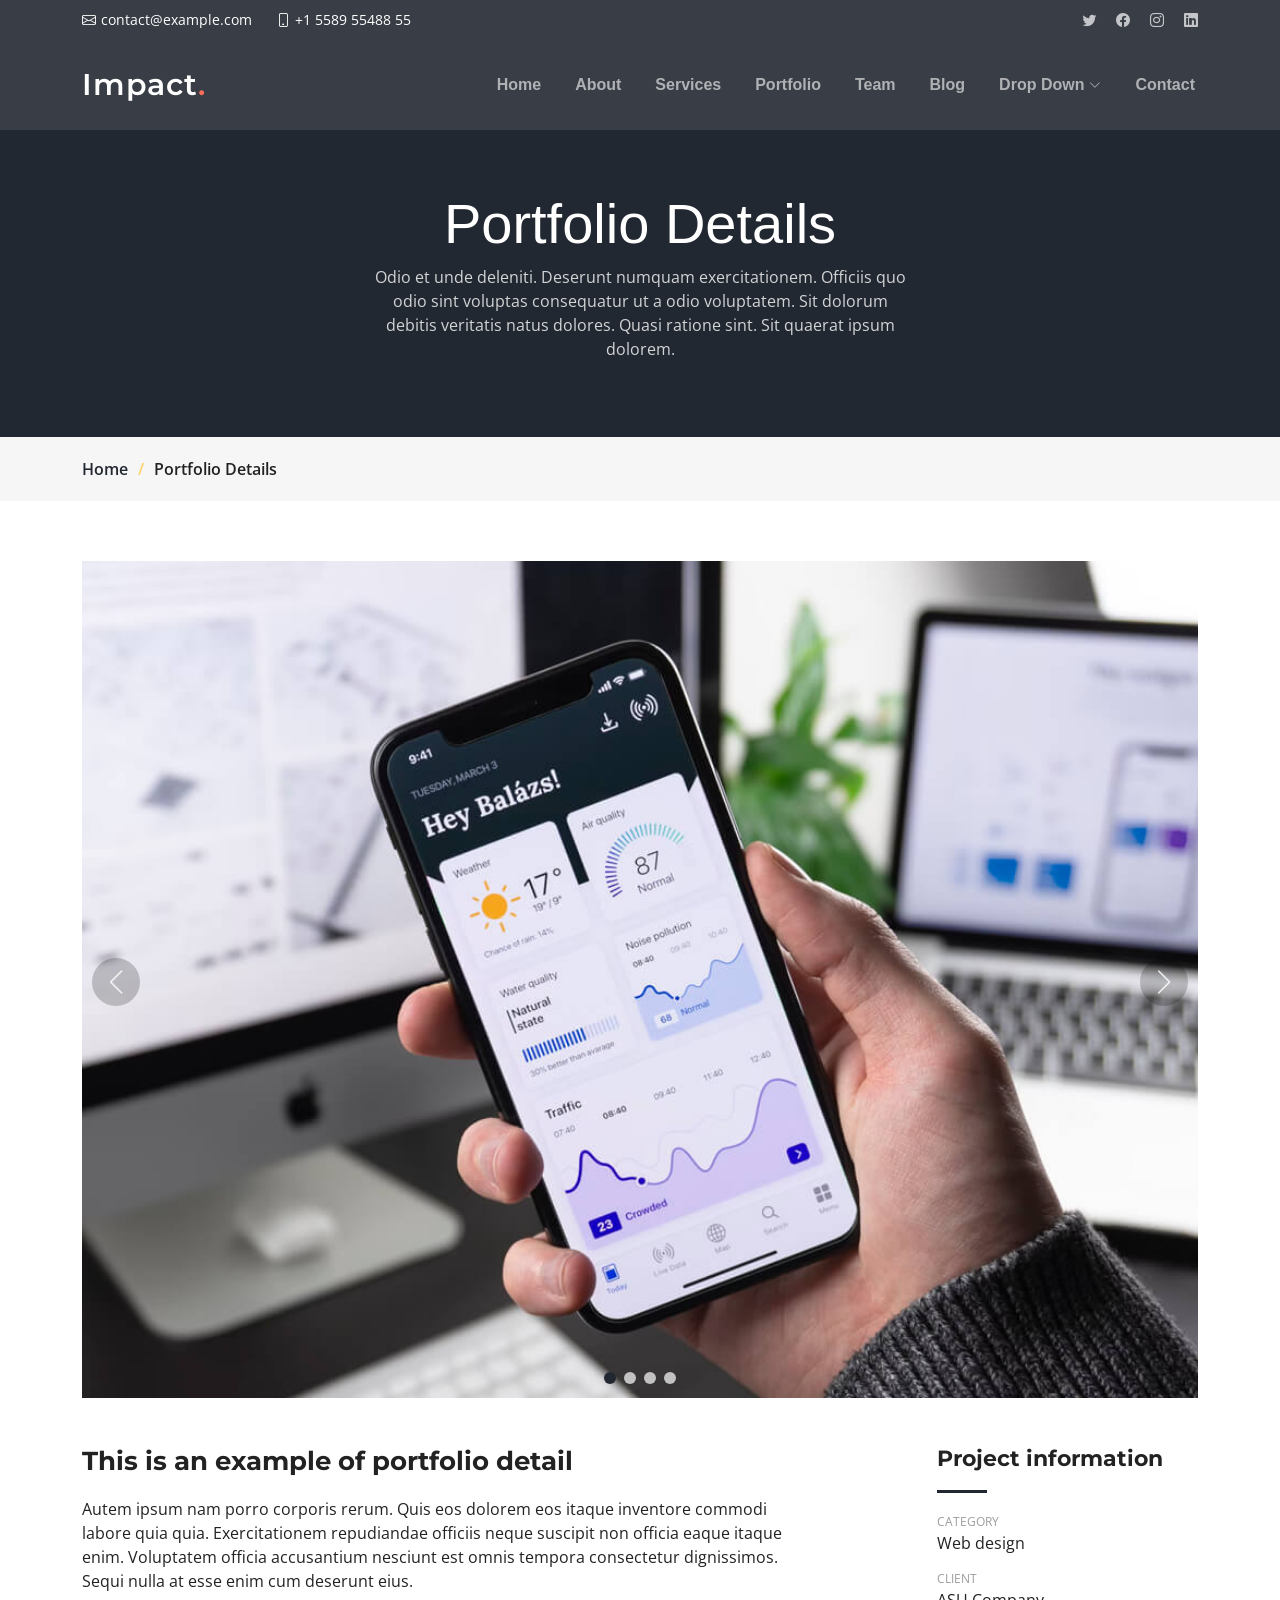
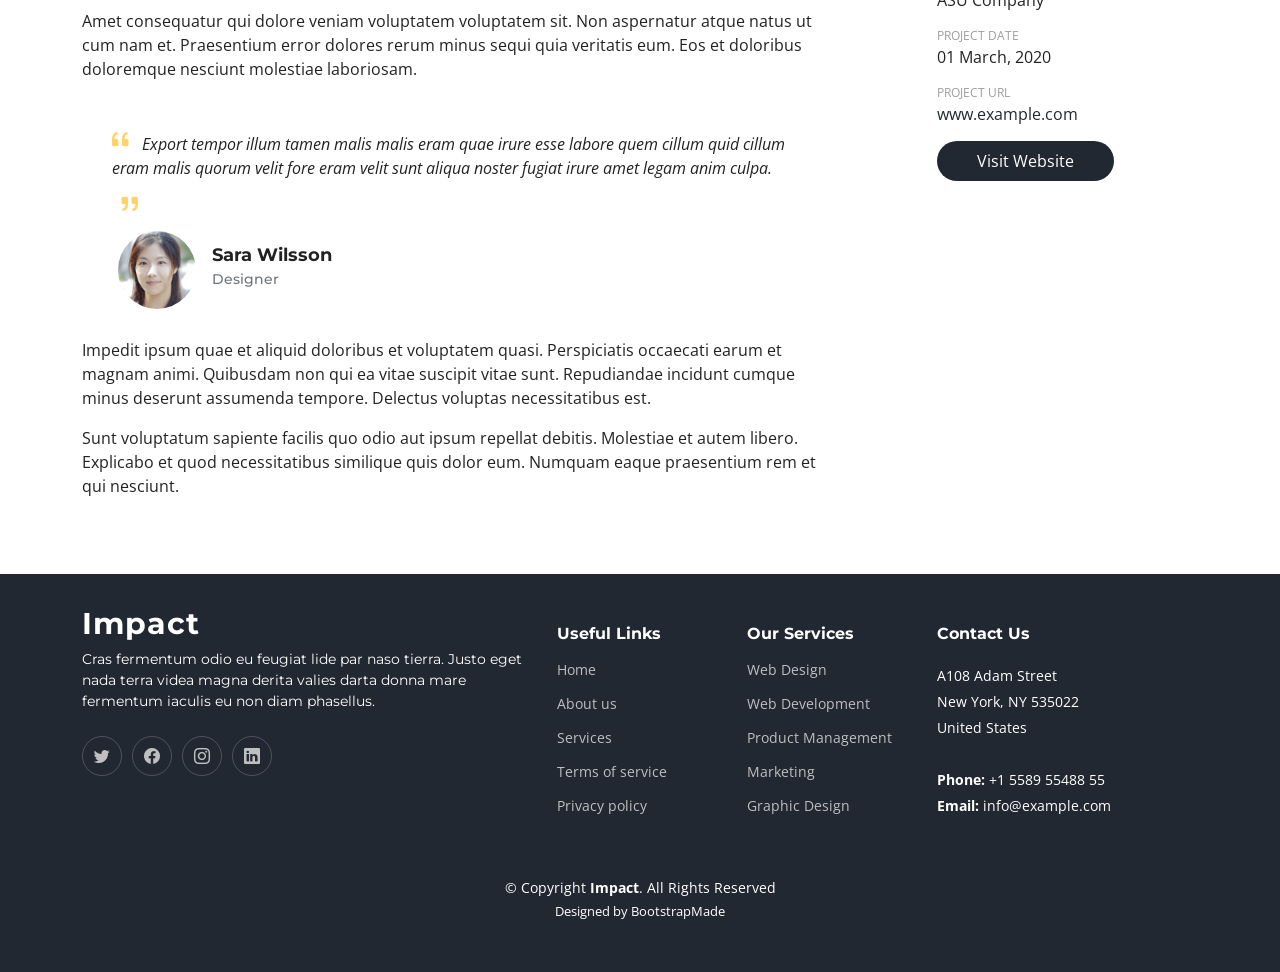
<file: portfolio-details.html>
<!DOCTYPE html>
<html lang="en">

<head>
  <meta charset="utf-8">
  <meta content="width=device-width, initial-scale=1.0" name="viewport">

  <title>Impact Bootstrap Template - Portfolio Details</title>
  <meta content="" name="description">
  <meta content="" name="keywords">

  <!-- Favicons -->
  <link href="assets/img/favicon.png" rel="icon">
  <link href="assets/img/apple-touch-icon.png" rel="apple-touch-icon">

  <!-- Google Fonts -->
  <link rel="preconnect" href="https://fonts.googleapis.com">
  <link rel="preconnect" href="https://fonts.gstatic.com" crossorigin>
  <link href="https://fonts.googleapis.com/css2?family=Open+Sans:ital,wght@0,300;0,400;0,500;0,600;0,700;1,300;1,400;1,600;1,700&family=Montserrat:ital,wght@0,300;0,400;0,500;0,600;0,700;1,300;1,400;1,500;1,600;1,700&family=Raleway:ital,wght@0,300;0,400;0,500;0,600;0,700;1,300;1,400;1,500;1,600;1,700&display=swap" rel="stylesheet">

  <!-- Vendor CSS Files -->
  <link href="assets/vendor/bootstrap/css/bootstrap.min.css" rel="stylesheet">
  <link href="assets/vendor/bootstrap-icons/bootstrap-icons.css" rel="stylesheet">
  <link href="assets/vendor/aos/aos.css" rel="stylesheet">
  <link href="assets/vendor/glightbox/css/glightbox.min.css" rel="stylesheet">
  <link href="assets/vendor/swiper/swiper-bundle.min.css" rel="stylesheet">

  <!-- Template Main CSS File -->
  <link href="assets/css/main.css" rel="stylesheet">

  <!-- =======================================================
  * Template Name: Impact
  * Template URL: https://bootstrapmade.com/impact-bootstrap-business-website-template/
  * Updated: Apr 4 2024 with Bootstrap v5.3.3
  * Author: BootstrapMade.com
  * License: https://bootstrapmade.com/license/
  ======================================================== -->
</head>

<body>

  <!-- ======= Header ======= -->
  <section id="topbar" class="topbar d-flex align-items-center">
    <div class="container d-flex justify-content-center justify-content-md-between">
      <div class="contact-info d-flex align-items-center">
        <i class="bi bi-envelope d-flex align-items-center"><a href="mailto:contact@example.com">contact@example.com</a></i>
        <i class="bi bi-phone d-flex align-items-center ms-4"><span>+1 5589 55488 55</span></i>
      </div>
      <div class="social-links d-none d-md-flex align-items-center">
        <a href="#" class="twitter"><i class="bi bi-twitter"></i></a>
        <a href="#" class="facebook"><i class="bi bi-facebook"></i></a>
        <a href="#" class="instagram"><i class="bi bi-instagram"></i></a>
        <a href="#" class="linkedin"><i class="bi bi-linkedin"></i></i></a>
      </div>
    </div>
  </section><!-- End Top Bar -->

  <header id="header" class="header d-flex align-items-center">

    <div class="container-fluid container-xl d-flex align-items-center justify-content-between">
      <a href="index.html" class="logo d-flex align-items-center">
        <!-- Uncomment the line below if you also wish to use an image logo -->
        <!-- <img src="assets/img/logo.png" alt=""> -->
        <h1>Impact<span>.</span></h1>
      </a>
      <nav id="navbar" class="navbar">
        <ul>
          <li><a href="#hero">Home</a></li>
          <li><a href="#about">About</a></li>
          <li><a href="#services">Services</a></li>
          <li><a href="#portfolio">Portfolio</a></li>
          <li><a href="#team">Team</a></li>
          <li><a href="blog.html">Blog</a></li>
          <li class="dropdown"><a href="#"><span>Drop Down</span> <i class="bi bi-chevron-down dropdown-indicator"></i></a>
            <ul>
              <li><a href="#">Drop Down 1</a></li>
              <li class="dropdown"><a href="#"><span>Deep Drop Down</span> <i class="bi bi-chevron-down dropdown-indicator"></i></a>
                <ul>
                  <li><a href="#">Deep Drop Down 1</a></li>
                  <li><a href="#">Deep Drop Down 2</a></li>
                  <li><a href="#">Deep Drop Down 3</a></li>
                  <li><a href="#">Deep Drop Down 4</a></li>
                  <li><a href="#">Deep Drop Down 5</a></li>
                </ul>
              </li>
              <li><a href="#">Drop Down 2</a></li>
              <li><a href="#">Drop Down 3</a></li>
              <li><a href="#">Drop Down 4</a></li>
            </ul>
          </li>
          <li><a href="#contact">Contact</a></li>
        </ul>
      </nav><!-- .navbar -->

      <i class="mobile-nav-toggle mobile-nav-show bi bi-list"></i>
      <i class="mobile-nav-toggle mobile-nav-hide d-none bi bi-x"></i>

    </div>
  </header><!-- End Header -->
  <!-- End Header -->

  <main id="main">

    <!-- ======= Breadcrumbs ======= -->
    <div class="breadcrumbs">
      <div class="page-header d-flex align-items-center" style="background-image: url('');">
        <div class="container position-relative">
          <div class="row d-flex justify-content-center">
            <div class="col-lg-6 text-center">
              <h2>Portfolio Details</h2>
              <p>Odio et unde deleniti. Deserunt numquam exercitationem. Officiis quo odio sint voluptas consequatur ut a odio voluptatem. Sit dolorum debitis veritatis natus dolores. Quasi ratione sint. Sit quaerat ipsum dolorem.</p>
            </div>
          </div>
        </div>
      </div>
      <nav>
        <div class="container">
          <ol>
            <li><a href="index.html">Home</a></li>
            <li>Portfolio Details</li>
          </ol>
        </div>
      </nav>
    </div><!-- End Breadcrumbs -->

    <!-- ======= Portfolio Details Section ======= -->
    <section id="portfolio-details" class="portfolio-details">
      <div class="container" data-aos="fade-up">

        <div class="position-relative h-100">
          <div class="slides-1 portfolio-details-slider swiper">
            <div class="swiper-wrapper align-items-center">

              <div class="swiper-slide">
                <img src="assets/img/portfolio/app-1.jpg" alt="">
              </div>

              <div class="swiper-slide">
                <img src="assets/img/portfolio/product-1.jpg" alt="">
              </div>

              <div class="swiper-slide">
                <img src="assets/img/portfolio/branding-1.jpg" alt="">
              </div>

              <div class="swiper-slide">
                <img src="assets/img/portfolio/books-1.jpg" alt="">
              </div>

            </div>
            <div class="swiper-pagination"></div>
          </div>
          <div class="swiper-button-prev"></div>
          <div class="swiper-button-next"></div>

        </div>

        <div class="row justify-content-between gy-4 mt-4">

          <div class="col-lg-8">
            <div class="portfolio-description">
              <h2>This is an example of portfolio detail</h2>
              <p>
                Autem ipsum nam porro corporis rerum. Quis eos dolorem eos itaque inventore commodi labore quia quia. Exercitationem repudiandae officiis neque suscipit non officia eaque itaque enim. Voluptatem officia accusantium nesciunt est omnis tempora consectetur dignissimos. Sequi nulla at esse enim cum deserunt eius.
              </p>
              <p>
                Amet consequatur qui dolore veniam voluptatem voluptatem sit. Non aspernatur atque natus ut cum nam et. Praesentium error dolores rerum minus sequi quia veritatis eum. Eos et doloribus doloremque nesciunt molestiae laboriosam.
              </p>

              <div class="testimonial-item">
                <p>
                  <i class="bi bi-quote quote-icon-left"></i>
                  Export tempor illum tamen malis malis eram quae irure esse labore quem cillum quid cillum eram malis quorum velit fore eram velit sunt aliqua noster fugiat irure amet legam anim culpa.
                  <i class="bi bi-quote quote-icon-right"></i>
                </p>
                <div>
                  <img src="assets/img/testimonials/testimonials-2.jpg" class="testimonial-img" alt="">
                  <h3>Sara Wilsson</h3>
                  <h4>Designer</h4>
                </div>
              </div>

              <p>
                Impedit ipsum quae et aliquid doloribus et voluptatem quasi. Perspiciatis occaecati earum et magnam animi. Quibusdam non qui ea vitae suscipit vitae sunt. Repudiandae incidunt cumque minus deserunt assumenda tempore. Delectus voluptas necessitatibus est.

              <p>
                Sunt voluptatum sapiente facilis quo odio aut ipsum repellat debitis. Molestiae et autem libero. Explicabo et quod necessitatibus similique quis dolor eum. Numquam eaque praesentium rem et qui nesciunt.
              </p>

            </div>
          </div>

          <div class="col-lg-3">
            <div class="portfolio-info">
              <h3>Project information</h3>
              <ul>
                <li><strong>Category</strong> <span>Web design</span></li>
                <li><strong>Client</strong> <span>ASU Company</span></li>
                <li><strong>Project date</strong> <span>01 March, 2020</span></li>
                <li><strong>Project URL</strong> <a href="#">www.example.com</a></li>
                <li><a href="#" class="btn-visit align-self-start">Visit Website</a></li>
              </ul>
            </div>
          </div>

        </div>

      </div>
    </section><!-- End Portfolio Details Section -->

  </main><!-- End #main -->

  <!-- ======= Footer ======= -->
  <footer id="footer" class="footer">

    <div class="container">
      <div class="row gy-4">
        <div class="col-lg-5 col-md-12 footer-info">
          <a href="index.html" class="logo d-flex align-items-center">
            <span>Impact</span>
          </a>
          <p>Cras fermentum odio eu feugiat lide par naso tierra. Justo eget nada terra videa magna derita valies darta donna mare fermentum iaculis eu non diam phasellus.</p>
          <div class="social-links d-flex mt-4">
            <a href="#" class="twitter"><i class="bi bi-twitter"></i></a>
            <a href="#" class="facebook"><i class="bi bi-facebook"></i></a>
            <a href="#" class="instagram"><i class="bi bi-instagram"></i></a>
            <a href="#" class="linkedin"><i class="bi bi-linkedin"></i></a>
          </div>
        </div>

        <div class="col-lg-2 col-6 footer-links">
          <h4>Useful Links</h4>
          <ul>
            <li><a href="#">Home</a></li>
            <li><a href="#">About us</a></li>
            <li><a href="#">Services</a></li>
            <li><a href="#">Terms of service</a></li>
            <li><a href="#">Privacy policy</a></li>
          </ul>
        </div>

        <div class="col-lg-2 col-6 footer-links">
          <h4>Our Services</h4>
          <ul>
            <li><a href="#">Web Design</a></li>
            <li><a href="#">Web Development</a></li>
            <li><a href="#">Product Management</a></li>
            <li><a href="#">Marketing</a></li>
            <li><a href="#">Graphic Design</a></li>
          </ul>
        </div>

        <div class="col-lg-3 col-md-12 footer-contact text-center text-md-start">
          <h4>Contact Us</h4>
          <p>
            A108 Adam Street <br>
            New York, NY 535022<br>
            United States <br><br>
            <strong>Phone:</strong> +1 5589 55488 55<br>
            <strong>Email:</strong> info@example.com<br>
          </p>

        </div>

      </div>
    </div>

    <div class="container mt-4">
      <div class="copyright">
        &copy; Copyright <strong><span>Impact</span></strong>. All Rights Reserved
      </div>
      <div class="credits">
        <!-- All the links in the footer should remain intact. -->
        <!-- You can delete the links only if you purchased the pro version. -->
        <!-- Licensing information: https://bootstrapmade.com/license/ -->
        <!-- Purchase the pro version with working PHP/AJAX contact form: https://bootstrapmade.com/impact-bootstrap-business-website-template/ -->
        Designed by <a href="https://bootstrapmade.com/">BootstrapMade</a>
      </div>
    </div>

  </footer><!-- End Footer -->
  <!-- End Footer -->

  <a href="#" class="scroll-top d-flex align-items-center justify-content-center"><i class="bi bi-arrow-up-short"></i></a>

  <div id="preloader"></div>

  <!-- Vendor JS Files -->
  <script src="assets/vendor/bootstrap/js/bootstrap.bundle.min.js"></script>
  <script src="assets/vendor/aos/aos.js"></script>
  <script src="assets/vendor/glightbox/js/glightbox.min.js"></script>
  <script src="assets/vendor/purecounter/purecounter_vanilla.js"></script>
  <script src="assets/vendor/swiper/swiper-bundle.min.js"></script>
  <script src="assets/vendor/isotope-layout/isotope.pkgd.min.js"></script>
  <script src="assets/vendor/php-email-form/validate.js"></script>

  <!-- Template Main JS File -->
  <script src="assets/js/main.js"></script>

</body>

</html>
</file>
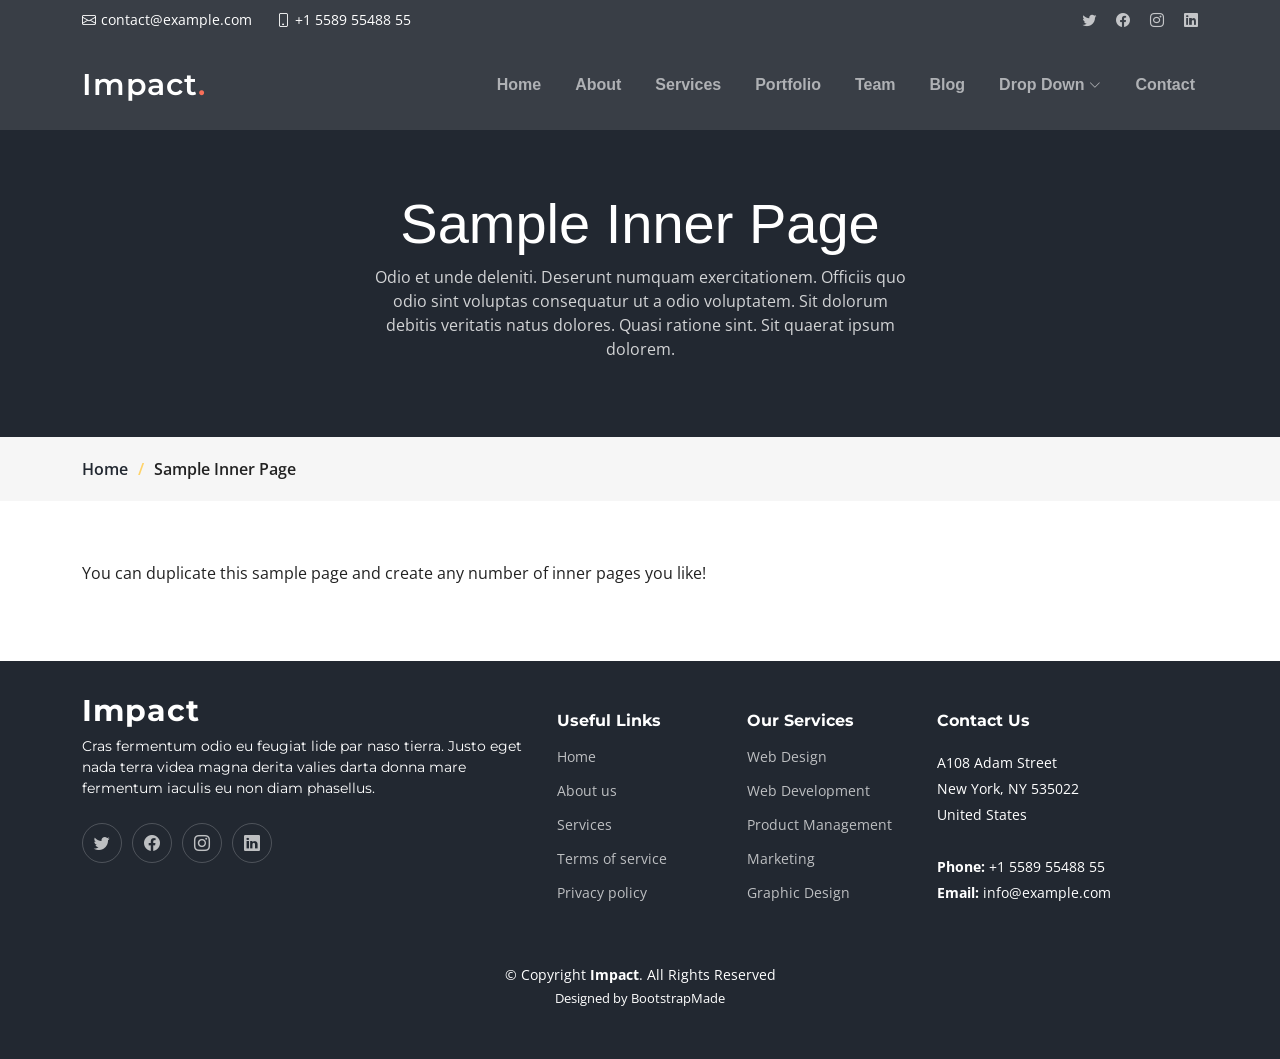
<file: sample-inner-page.html>
<!DOCTYPE html>
<html lang="en">

<head>
  <meta charset="utf-8">
  <meta content="width=device-width, initial-scale=1.0" name="viewport">

  <title>[Template] Sample Inner Page</title>
  <meta content="" name="description">
  <meta content="" name="keywords">

  <!-- Favicons -->
  <link href="assets/img/favicon.png" rel="icon">
  <link href="assets/img/apple-touch-icon.png" rel="apple-touch-icon">

  <!-- Google Fonts -->
  <link rel="preconnect" href="https://fonts.googleapis.com">
  <link rel="preconnect" href="https://fonts.gstatic.com" crossorigin>
  <link href="https://fonts.googleapis.com/css2?family=Open+Sans:ital,wght@0,300;0,400;0,500;0,600;0,700;1,300;1,400;1,600;1,700&family=Montserrat:ital,wght@0,300;0,400;0,500;0,600;0,700;1,300;1,400;1,500;1,600;1,700&family=Raleway:ital,wght@0,300;0,400;0,500;0,600;0,700;1,300;1,400;1,500;1,600;1,700&display=swap" rel="stylesheet">

  <!-- Vendor CSS Files -->
  <link href="assets/vendor/bootstrap/css/bootstrap.min.css" rel="stylesheet">
  <link href="assets/vendor/bootstrap-icons/bootstrap-icons.css" rel="stylesheet">
  <link href="assets/vendor/aos/aos.css" rel="stylesheet">
  <link href="assets/vendor/glightbox/css/glightbox.min.css" rel="stylesheet">
  <link href="assets/vendor/swiper/swiper-bundle.min.css" rel="stylesheet">

  <!-- Template Main CSS File -->
  <link href="assets/css/main.css" rel="stylesheet">

  <!-- =======================================================
  * Template Name: Impact
  * Template URL: https://bootstrapmade.com/impact-bootstrap-business-website-template/
  * Updated: Apr 4 2024 with Bootstrap v5.3.3
  * Author: BootstrapMade.com
  * License: https://bootstrapmade.com/license/
  ======================================================== -->
</head>

<body>

  <!-- ======= Header ======= -->
  <section id="topbar" class="topbar d-flex align-items-center">
    <div class="container d-flex justify-content-center justify-content-md-between">
      <div class="contact-info d-flex align-items-center">
        <i class="bi bi-envelope d-flex align-items-center"><a href="mailto:contact@example.com">contact@example.com</a></i>
        <i class="bi bi-phone d-flex align-items-center ms-4"><span>+1 5589 55488 55</span></i>
      </div>
      <div class="social-links d-none d-md-flex align-items-center">
        <a href="#" class="twitter"><i class="bi bi-twitter"></i></a>
        <a href="#" class="facebook"><i class="bi bi-facebook"></i></a>
        <a href="#" class="instagram"><i class="bi bi-instagram"></i></a>
        <a href="#" class="linkedin"><i class="bi bi-linkedin"></i></i></a>
      </div>
    </div>
  </section><!-- End Top Bar -->

  <header id="header" class="header d-flex align-items-center">

    <div class="container-fluid container-xl d-flex align-items-center justify-content-between">
      <a href="index.html" class="logo d-flex align-items-center">
        <!-- Uncomment the line below if you also wish to use an image logo -->
        <!-- <img src="assets/img/logo.png" alt=""> -->
        <h1>Impact<span>.</span></h1>
      </a>
      <nav id="navbar" class="navbar">
        <ul>
          <li><a href="#hero">Home</a></li>
          <li><a href="#about">About</a></li>
          <li><a href="#services">Services</a></li>
          <li><a href="#portfolio">Portfolio</a></li>
          <li><a href="#team">Team</a></li>
          <li><a href="blog.html">Blog</a></li>
          <li class="dropdown"><a href="#"><span>Drop Down</span> <i class="bi bi-chevron-down dropdown-indicator"></i></a>
            <ul>
              <li><a href="#">Drop Down 1</a></li>
              <li class="dropdown"><a href="#"><span>Deep Drop Down</span> <i class="bi bi-chevron-down dropdown-indicator"></i></a>
                <ul>
                  <li><a href="#">Deep Drop Down 1</a></li>
                  <li><a href="#">Deep Drop Down 2</a></li>
                  <li><a href="#">Deep Drop Down 3</a></li>
                  <li><a href="#">Deep Drop Down 4</a></li>
                  <li><a href="#">Deep Drop Down 5</a></li>
                </ul>
              </li>
              <li><a href="#">Drop Down 2</a></li>
              <li><a href="#">Drop Down 3</a></li>
              <li><a href="#">Drop Down 4</a></li>
            </ul>
          </li>
          <li><a href="#contact">Contact</a></li>
        </ul>
      </nav><!-- .navbar -->

      <i class="mobile-nav-toggle mobile-nav-show bi bi-list"></i>
      <i class="mobile-nav-toggle mobile-nav-hide d-none bi bi-x"></i>

    </div>
  </header><!-- End Header -->
  <!-- End Header -->

  <main id="main">

    <!-- ======= Breadcrumbs ======= -->
    <div class="breadcrumbs">
      <div class="page-header d-flex align-items-center" style="background-image: url('');">
        <div class="container position-relative">
          <div class="row d-flex justify-content-center">
            <div class="col-lg-6 text-center">
              <h2>Sample Inner Page</h2>
              <p>Odio et unde deleniti. Deserunt numquam exercitationem. Officiis quo odio sint voluptas consequatur ut a odio voluptatem. Sit dolorum debitis veritatis natus dolores. Quasi ratione sint. Sit quaerat ipsum dolorem.</p>
            </div>
          </div>
        </div>
      </div>
      <nav>
        <div class="container">
          <ol>
            <li><a href="index.html">Home</a></li>
            <li>Sample Inner Page</li>
          </ol>
        </div>
      </nav>
    </div><!-- End Breadcrumbs -->

    <section class="sample-page">
      <div class="container" data-aos="fade-up">

        <p>
          You can duplicate this sample page and create any number of inner pages you like!
        </p>

      </div>
    </section>

  </main><!-- End #main -->

  <!-- ======= Footer ======= -->
  <footer id="footer" class="footer">

    <div class="container">
      <div class="row gy-4">
        <div class="col-lg-5 col-md-12 footer-info">
          <a href="index.html" class="logo d-flex align-items-center">
            <span>Impact</span>
          </a>
          <p>Cras fermentum odio eu feugiat lide par naso tierra. Justo eget nada terra videa magna derita valies darta donna mare fermentum iaculis eu non diam phasellus.</p>
          <div class="social-links d-flex mt-4">
            <a href="#" class="twitter"><i class="bi bi-twitter"></i></a>
            <a href="#" class="facebook"><i class="bi bi-facebook"></i></a>
            <a href="#" class="instagram"><i class="bi bi-instagram"></i></a>
            <a href="#" class="linkedin"><i class="bi bi-linkedin"></i></a>
          </div>
        </div>

        <div class="col-lg-2 col-6 footer-links">
          <h4>Useful Links</h4>
          <ul>
            <li><a href="#">Home</a></li>
            <li><a href="#">About us</a></li>
            <li><a href="#">Services</a></li>
            <li><a href="#">Terms of service</a></li>
            <li><a href="#">Privacy policy</a></li>
          </ul>
        </div>

        <div class="col-lg-2 col-6 footer-links">
          <h4>Our Services</h4>
          <ul>
            <li><a href="#">Web Design</a></li>
            <li><a href="#">Web Development</a></li>
            <li><a href="#">Product Management</a></li>
            <li><a href="#">Marketing</a></li>
            <li><a href="#">Graphic Design</a></li>
          </ul>
        </div>

        <div class="col-lg-3 col-md-12 footer-contact text-center text-md-start">
          <h4>Contact Us</h4>
          <p>
            A108 Adam Street <br>
            New York, NY 535022<br>
            United States <br><br>
            <strong>Phone:</strong> +1 5589 55488 55<br>
            <strong>Email:</strong> info@example.com<br>
          </p>

        </div>

      </div>
    </div>

    <div class="container mt-4">
      <div class="copyright">
        &copy; Copyright <strong><span>Impact</span></strong>. All Rights Reserved
      </div>
      <div class="credits">
        <!-- All the links in the footer should remain intact. -->
        <!-- You can delete the links only if you purchased the pro version. -->
        <!-- Licensing information: https://bootstrapmade.com/license/ -->
        <!-- Purchase the pro version with working PHP/AJAX contact form: https://bootstrapmade.com/impact-bootstrap-business-website-template/ -->
        Designed by <a href="https://bootstrapmade.com/">BootstrapMade</a>
      </div>
    </div>

  </footer><!-- End Footer -->
  <!-- End Footer -->

  <a href="#" class="scroll-top d-flex align-items-center justify-content-center"><i class="bi bi-arrow-up-short"></i></a>

  <div id="preloader"></div>

  <!-- Vendor JS Files -->
  <script src="assets/vendor/bootstrap/js/bootstrap.bundle.min.js"></script>
  <script src="assets/vendor/aos/aos.js"></script>
  <script src="assets/vendor/glightbox/js/glightbox.min.js"></script>
  <script src="assets/vendor/purecounter/purecounter_vanilla.js"></script>
  <script src="assets/vendor/swiper/swiper-bundle.min.js"></script>
  <script src="assets/vendor/isotope-layout/isotope.pkgd.min.js"></script>
  <script src="assets/vendor/php-email-form/validate.js"></script>

  <!-- Template Main JS File -->
  <script src="assets/js/main.js"></script>

</body>

</html>
</file>
<file: assets/css/main.css>
/**
* Template Name: Impact
* Template URL: https://bootstrapmade.com/impact-bootstrap-business-website-template/
* Updated: Apr 4 2024 with Bootstrap v5.3.3
* Author: BootstrapMade.com
* License: https://bootstrapmade.com/license/
*/

/*--------------------------------------------------------------
# Set main reusable colors and fonts using CSS variables
# Learn more about CSS variables at https://developer.mozilla.org/en-US/docs/Web/CSS/Using_CSS_custom_properties
--------------------------------------------------------------*/
/* Fonts */
:root {
  --font-default: "Open Sans", system-ui, -apple-system, "Segoe UI", Roboto, "Helvetica Neue", Arial, "Noto Sans", "Liberation Sans", sans-serif, "Apple Color Emoji", "Segoe UI Emoji", "Segoe UI Symbol", "Noto Color Emoji";
  --font-primary: "Montserrat", sans-serif;
  --font-secondary: "Poppins", sans-serif;
}

/* Colors */
:root {
  --color-default: #222222;
  --color-primary: #222831;
  --color-secondary: #FFD369;
}

/* Smooth scroll behavior */
:root {
  scroll-behavior: smooth;
}

/*--------------------------------------------------------------
# General
--------------------------------------------------------------*/
body {
  font-family: var(--font-default);
  color: var(--color-default);
}

a {
  color: var(--color-primary);
  text-decoration: none;
}

a:hover {
  color: #FFD369;
  text-decoration: none;
}

h1,
h2,
h3,
h4,
h5,
h6 {
  font-family: var(--font-primary);
}

/*--------------------------------------------------------------
# Sections & Section Header
--------------------------------------------------------------*/
section {
  padding: 60px 0;
  overflow: hidden;
  scroll-margin-top: 70px;
  overflow: clip;
}

.sections-bg {
  background-color: #f6f6f6;
}

.section-header {
  text-align: center;
  padding-bottom: 60px;
}

.section-header h2 {
  font-size: 32px;
  font-weight: 600;
  margin-bottom: 20px;
  padding-bottom: 20px;
  position: relative;
}

.section-header h2:after {
  content: "";
  position: absolute;
  display: block;
  width: 50px;
  height: 3px;
  background: var(--color-primary);
  left: 0;
  right: 0;
  bottom: 0;
  margin: auto;
}

.section-header p {
  margin-bottom: 0;
  color: #6f6f6f;
}

/*--------------------------------------------------------------
# Breadcrumbs
--------------------------------------------------------------*/
.breadcrumbs .page-header {
  padding: 60px 0 60px 0;
  min-height: 20vh;
  position: relative;
  background-color: var(--color-primary);
}

.breadcrumbs .page-header h2 {
  font-size: 56px;
  font-weight: 500;
  color: #fff;
  font-family: var(--font-secondary);
}

.breadcrumbs .page-header p {
  color: rgba(255, 255, 255, 0.8);
}

.breadcrumbs nav {
  background-color: #f6f6f6;
  padding: 20px 0;
}

.breadcrumbs nav ol {
  display: flex;
  flex-wrap: wrap;
  list-style: none;
  margin: 0;
  padding: 0;
  font-size: 16px;
  font-weight: 600;
  color: var(--color-default);
}

.breadcrumbs nav ol a {
  color: var(--color-primary);
  transition: 0.3s;
}

.breadcrumbs nav ol a:hover {
  text-decoration: underline;
}

.breadcrumbs nav ol li+li {
  padding-left: 10px;
}

.breadcrumbs nav ol li+li::before {
  display: inline-block;
  padding-right: 10px;
  color: var(--color-secondary);
  content: "/";
}

/*--------------------------------------------------------------
# Scroll top button
--------------------------------------------------------------*/
.scroll-top {
  position: fixed;
  visibility: hidden;
  opacity: 0;
  right: 15px;
  bottom: -15px;
  z-index: 99999;
  background: var(--color-secondary);
  width: 44px;
  height: 44px;
  border-radius: 50px;
  transition: all 0.4s;
}

.scroll-top i {
  font-size: 24px;
  color: #fff;
  line-height: 0;
}

.scroll-top:hover {
  background: rgba(248, 90, 64, 0.8);
  color: #fff;
}

.scroll-top.active {
  visibility: visible;
  opacity: 1;
  bottom: 15px;
}

/*--------------------------------------------------------------
# Preloader
--------------------------------------------------------------*/
#preloader {
  position: fixed;
  inset: 0;
  z-index: 999999;
  overflow: hidden;
  background: #fff;
  transition: all 0.6s ease-out;
}

#preloader:before {
  content: "";
  position: fixed;
  top: calc(50% - 30px);
  left: calc(50% - 30px);
  border: 6px solid #fff;
  border-color: var(--color-primary) transparent var(--color-primary) transparent;
  border-radius: 50%;
  width: 60px;
  height: 60px;
  animation: animate-preloader 1.5s linear infinite;
}

@keyframes animate-preloader {
  0% {
    transform: rotate(0deg);
  }

  100% {
    transform: rotate(360deg);
  }
}

/*--------------------------------------------------------------
# Disable aos animation delay on mobile devices
--------------------------------------------------------------*/
@media screen and (max-width: 768px) {
  [data-aos-delay] {
    transition-delay: 0 !important;
  }
}

/*--------------------------------------------------------------
# Header
--------------------------------------------------------------*/
.topbar {
  background: #393E46;
  height: 40px;
  font-size: 14px;
  transition: all 0.5s;
  color: #fff;
  padding: 0;
}

.topbar .contact-info i {
  font-style: normal;
  color: #fff;
  line-height: 0;
}

.topbar .contact-info i a,
.topbar .contact-info i span {
  padding-left: 5px;
  color: #fff;
}

@media (max-width: 575px) {

  .topbar .contact-info i a,
  .topbar .contact-info i span {
    font-size: 13px;
  }
}

.topbar .contact-info i a {
  line-height: 0;
  transition: 0.3s;
}

.topbar .contact-info i a:hover {
  color: #fff;
  text-decoration: underline;
}

.topbar .social-links a {
  color: rgba(255, 255, 255, 0.7);
  line-height: 0;
  transition: 0.3s;
  margin-left: 20px;
}

.topbar .social-links a:hover {
  color: #fff;
}

.header {
  transition: all 0.5s;
  z-index: 997;
  height: 90px;
  background-color: #393E46;
}

.header.sticked {
  position: fixed;
  top: 0;
  right: 0;
  left: 0;
  height: 70px;
  box-shadow: 0px 2px 20px rgba(0, 0, 0, 0.1);
}

.header .logo img {
  max-height: 40px;
  margin-right: 6px;
}

.header .logo h1 {
  font-size: 30px;
  margin: 0;
  font-weight: 600;
  letter-spacing: 0.8px;
  color: #fff;
  font-family: var(--font-primary);
}

.header .logo h1 span {
  color: #f96f59;
}

.sticked-header-offset {
  margin-top: 70px;
}

/*--------------------------------------------------------------
# Desktop Navigation
--------------------------------------------------------------*/
@media (min-width: 1280px) {
  .navbar {
    padding: 0;
  }

  .navbar ul {
    margin: 0;
    padding: 0;
    display: flex;
    list-style: none;
    align-items: center;
  }

  .navbar li {
    position: relative;
  }

  .navbar>ul>li {
    white-space: nowrap;
    padding: 10px 0 10px 28px;
  }

  .navbar a,
  .navbar a:focus {
    display: flex;
    align-items: center;
    justify-content: space-between;
    padding: 0 3px;
    font-family: var(--font-secondary);
    font-size: 16px;
    font-weight: 600;
    color: rgba(255, 255, 255, 0.6);
    white-space: nowrap;
    transition: 0.3s;
    position: relative;
  }

  .navbar a i,
  .navbar a:focus i {
    font-size: 12px;
    line-height: 0;
    margin-left: 5px;
  }

  .navbar>ul>li>a:before {
    content: "";
    position: absolute;
    width: 100%;
    height: 2px;
    bottom: -6px;
    left: 0;
    background-color: var(--color-secondary);
    visibility: hidden;
    width: 0px;
    transition: all 0.3s ease-in-out 0s;
  }

  .navbar a:hover:before,
  .navbar li:hover>a:before,
  .navbar .active:before {
    visibility: visible;
    width: 100%;
  }

  .navbar a:hover,
  .navbar .active,
  .navbar .active:focus,
  .navbar li:hover>a {
    color: #fff;
  }

  .navbar .dropdown ul {
    display: block;
    position: absolute;
    left: 28px;
    top: calc(100% + 30px);
    margin: 0;
    padding: 10px 0;
    z-index: 99;
    opacity: 0;
    visibility: hidden;
    background: #fff;
    box-shadow: 0px 0px 30px rgba(127, 137, 161, 0.25);
    transition: 0.3s;
    border-radius: 4px;
  }

  .navbar .dropdown ul li {
    min-width: 200px;
  }

  .navbar .dropdown ul a {
    padding: 10px 20px;
    font-size: 15px;
    text-transform: none;
    font-weight: 600;
    color: #006a5d;
  }

  .navbar .dropdown ul a i {
    font-size: 12px;
  }

  .navbar .dropdown ul a:hover,
  .navbar .dropdown ul .active:hover,
  .navbar .dropdown ul li:hover>a {
    color: var(--color-secondary);
  }

  .navbar .dropdown:hover>ul {
    opacity: 1;
    top: 100%;
    visibility: visible;
  }

  .navbar .dropdown .dropdown ul {
    top: 0;
    left: calc(100% - 30px);
    visibility: hidden;
  }

  .navbar .dropdown .dropdown:hover>ul {
    opacity: 1;
    top: 0;
    left: 100%;
    visibility: visible;
  }
}

@media (min-width: 1280px) and (max-width: 1600px) {
  .navbar .dropdown .dropdown ul {
    left: -90%;
  }

  .navbar .dropdown .dropdown:hover>ul {
    left: -100%;
  }
}

@media (min-width: 1280px) {

  .mobile-nav-show,
  .mobile-nav-hide {
    display: none;
  }
}

/*--------------------------------------------------------------
# Mobile Navigation
--------------------------------------------------------------*/
@media (max-width: 1279px) {
  .navbar {
    position: fixed;
    top: 0;
    right: -100%;
    width: 100%;
    max-width: 400px;
    bottom: 0;
    transition: 0.3s;
    z-index: 9997;
  }

  .navbar ul {
    position: absolute;
    inset: 0;
    padding: 50px 0 10px 0;
    margin: 0;
    background: rgba(0, 131, 116, 0.9);
    overflow-y: auto;
    transition: 0.3s;
    z-index: 9998;
  }

  .navbar a,
  .navbar a:focus {
    display: flex;
    align-items: center;
    justify-content: space-between;
    padding: 10px 20px;
    font-family: var(--font-primary);
    font-size: 15px;
    font-weight: 600;
    color: rgba(255, 255, 255, 0.7);
    white-space: nowrap;
    transition: 0.3s;
  }

  .navbar a i,
  .navbar a:focus i {
    font-size: 12px;
    line-height: 0;
    margin-left: 5px;
  }

  .navbar a:hover,
  .navbar .active,
  .navbar .active:focus,
  .navbar li:hover>a {
    color: #fff;
  }

  .navbar .getstarted,
  .navbar .getstarted:focus {
    background: var(--color-primary);
    padding: 8px 20px;
    border-radius: 4px;
    margin: 15px;
    color: #fff;
  }

  .navbar .getstarted:hover,
  .navbar .getstarted:focus:hover {
    color: #fff;
    background: rgba(0, 131, 116, 0.8);
  }

  .navbar .dropdown ul,
  .navbar .dropdown .dropdown ul {
    position: static;
    display: none;
    padding: 10px 0;
    margin: 10px 20px;
    transition: all 0.5s ease-in-out;
    background-color: #007466;
    border: 1px solid #006459;
  }

  .navbar .dropdown>.dropdown-active,
  .navbar .dropdown .dropdown>.dropdown-active {
    display: block;
  }

  .mobile-nav-show {
    color: rgba(255, 255, 255, 0.6);
    font-size: 28px;
    cursor: pointer;
    line-height: 0;
    transition: 0.5s;
    z-index: 9999;
    margin-right: 10px;
  }

  .mobile-nav-hide {
    color: #fff;
    font-size: 32px;
    cursor: pointer;
    line-height: 0;
    transition: 0.5s;
    position: fixed;
    right: 20px;
    top: 20px;
    z-index: 9999;
  }

  .mobile-nav-active {
    overflow: hidden;
  }

  .mobile-nav-active .navbar {
    right: 0;
  }

  .mobile-nav-active .navbar:before {
    content: "";
    position: fixed;
    inset: 0;
    background: rgba(0, 106, 93, 0.8);
    z-index: 9996;
  }
}

/*--------------------------------------------------------------
# About Us Section
--------------------------------------------------------------*/
.about h3 {
  font-weight: 700;
  font-size: 28px;
  margin-bottom: 20px;
  font-family: var(--font-secondary);
}

.about .call-us {
  left: 10%;
  right: 10%;
  bottom: 0;
  background-color: #fff;
  box-shadow: 0px 2px 25px rgba(0, 0, 0, 0.08);
  padding: 20px;
  text-align: center;
}

.about .call-us h4 {
  font-size: 24px;
  font-weight: 700;
  margin-bottom: 5px;
}

.about .call-us p {
  font-size: 28px;
  font-weight: 700;
  color: var(--color-primary);
}

.about .content ul {
  list-style: none;
  padding: 0;
}

.about .content ul li {
  padding: 0 0 10px 30px;
  position: relative;
}

.about .content ul i {
  position: absolute;
  font-size: 20px;
  left: 0;
  top: -3px;
  color: var(--color-primary);
}

.about .content p:last-child {
  margin-bottom: 0;
}

.about .play-btn {
  width: 94px;
  height: 94px;
  background: radial-gradient(var(--color-primary) 50%, rgba(0, 131, 116, 0.4) 52%);
  border-radius: 50%;
  display: block;
  position: absolute;
  left: calc(50% - 47px);
  top: calc(50% - 47px);
  overflow: hidden;
}

.about .play-btn:before {
  content: "";
  position: absolute;
  width: 120px;
  height: 120px;
  animation-delay: 0s;
  animation: pulsate-btn 2s;
  animation-direction: forwards;
  animation-iteration-count: infinite;
  animation-timing-function: steps;
  opacity: 1;
  border-radius: 50%;
  border: 5px solid rgba(0, 131, 116, 0.7);
  top: -15%;
  left: -15%;
  background: rgba(198, 16, 0, 0);
}

.about .play-btn:after {
  content: "";
  position: absolute;
  left: 50%;
  top: 50%;
  transform: translateX(-40%) translateY(-50%);
  width: 0;
  height: 0;
  border-top: 10px solid transparent;
  border-bottom: 10px solid transparent;
  border-left: 15px solid #fff;
  z-index: 100;
  transition: all 400ms cubic-bezier(0.55, 0.055, 0.675, 0.19);
}

.about .play-btn:hover:before {
  content: "";
  position: absolute;
  left: 50%;
  top: 50%;
  transform: translateX(-40%) translateY(-50%);
  width: 0;
  height: 0;
  border: none;
  border-top: 10px solid transparent;
  border-bottom: 10px solid transparent;
  border-left: 15px solid #fff;
  z-index: 200;
  animation: none;
  border-radius: 0;
}

.about .play-btn:hover:after {
  border-left: 15px solid var(--color-primary);
  transform: scale(20);
}

@keyframes pulsate-btn {
  0% {
    transform: scale(0.6, 0.6);
    opacity: 1;
  }

  100% {
    transform: scale(1, 1);
    opacity: 0;
  }
}

/*--------------------------------------------------------------
# Clients Section
--------------------------------------------------------------*/
.clients {
  padding: 40px 0;
}

.clients .swiper {
  padding: 10px 0;
}

.clients .swiper-slide img {
  transition: 0.3s;
}

.clients .swiper-slide img:hover {
  transform: scale(1.1);
}

.clients .swiper-pagination {
  margin-top: 20px;
  position: relative;
}

.clients .swiper-pagination .swiper-pagination-bullet {
  width: 12px;
  height: 12px;
  background-color: #fff;
  opacity: 1;
  background-color: #ddd;
}

.clients .swiper-pagination .swiper-pagination-bullet-active {
  background-color: var(--color-primary);
}

/*--------------------------------------------------------------
# Stats Counter Section
--------------------------------------------------------------*/
.stats-counter {
  padding: 40px 0;
}

.stats-counter .stats-item {
  padding: 20px 0;
  border-bottom: 1px solid #e4e4e4;
}

.stats-counter .stats-item .purecounter {
  min-width: 90px;
  padding-right: 15px;
}

.stats-counter .stats-item i {
  font-size: 44px;
  line-height: 0;
  margin-right: 15px;
}

.stats-counter .stats-item span {
  font-size: 40px;
  display: block;
  font-weight: 700;
  color: var(--color-primary);
  line-height: 40px;
}

.stats-counter .stats-item p {
  margin: 0;
  font-family: var(--font-primary);
  font-size: 14px;
}

/*--------------------------------------------------------------
# Call To Action Section
--------------------------------------------------------------*/
.call-to-action .container {
  background: linear-gradient(rgba(0, 0, 0, 0.5), rgba(0, 0, 0, 0.5)), url("../img/cta-bg.jpg") center center;
  background-size: cover;
  padding: 100px 60px;
  border-radius: 15px;
  overflow: hidden;
}

.call-to-action h3 {
  color: #fff;
  font-size: 28px;
  font-weight: 700;
  margin-bottom: 20px;
}

.call-to-action p {
  color: #fff;
  margin-bottom: 20px;
}

.call-to-action .play-btn {
  width: 94px;
  height: 94px;
  margin-bottom: 20px;
  background: radial-gradient(var(--color-primary) 50%, rgba(0, 131, 116, 0.4) 52%);
  border-radius: 50%;
  display: inline-block;
  position: relative;
  overflow: hidden;
}

.call-to-action .play-btn:before {
  content: "";
  position: absolute;
  width: 120px;
  height: 120px;
  animation-delay: 0s;
  animation: pulsate-btn 2s;
  animation-direction: forwards;
  animation-iteration-count: infinite;
  animation-timing-function: steps;
  opacity: 1;
  border-radius: 50%;
  border: 5px solid rgba(0, 131, 116, 0.7);
  top: -15%;
  left: -15%;
  background: rgba(198, 16, 0, 0);
}

.call-to-action .play-btn:after {
  content: "";
  position: absolute;
  left: 50%;
  top: 50%;
  transform: translateX(-40%) translateY(-50%);
  width: 0;
  height: 0;
  border-top: 10px solid transparent;
  border-bottom: 10px solid transparent;
  border-left: 15px solid #fff;
  z-index: 100;
  transition: all 400ms cubic-bezier(0.55, 0.055, 0.675, 0.19);
}

.call-to-action .play-btn:hover:before {
  content: "";
  position: absolute;
  left: 50%;
  top: 50%;
  transform: translateX(-40%) translateY(-50%);
  width: 0;
  height: 0;
  border: none;
  border-top: 10px solid transparent;
  border-bottom: 10px solid transparent;
  border-left: 15px solid #fff;
  z-index: 200;
  animation: none;
  border-radius: 0;
}

.call-to-action .play-btn:hover:after {
  border-left: 15px solid var(--color-primary);
  transform: scale(20);
}

.call-to-action .cta-btn {
  font-family: var(--font-primary);
  font-weight: 500;
  font-size: 16px;
  letter-spacing: 1px;
  display: inline-block;
  padding: 12px 48px;
  border-radius: 50px;
  transition: 0.5s;
  margin: 10px;
  border: 2px solid #fff;
  color: #fff;
}

.call-to-action .cta-btn:hover {
  background: var(--color-primary);
  border: 2px solid var(--color-primary);
}

@keyframes pulsate-btn {
  0% {
    transform: scale(0.6, 0.6);
    opacity: 1;
  }

  100% {
    transform: scale(1, 1);
    opacity: 0;
  }
}

/*--------------------------------------------------------------
# Our Services Section
--------------------------------------------------------------*/
.services {
  padding: 60px 0;
}

.services .service-item {
  padding: 40px;
  background: #fff;
  height: 100%;
  border-radius: 10px;
}

.services .service-item .icon {
  width: 48px;
  height: 48px;
  position: relative;
  margin-bottom: 50px;
}

.services .service-item .icon i {
  color: var(--color-default);
  font-size: 56px;
  transition: ease-in-out 0.3s;
  z-index: 2;
  position: relative;
}

.services .service-item .icon:before {
  position: absolute;
  content: "";
  height: 100%;
  width: 100%;
  background: #eeeeee;
  border-radius: 50px;
  z-index: 1;
  top: 10px;
  right: -20px;
  transition: 0.3s;
}

.services .service-item h3 {
  color: var(--color-default);
  font-weight: 700;
  margin: 0 0 20px 0;
  padding-bottom: 8px;
  font-size: 22px;
  position: relative;
  display: inline-block;
  border-bottom: 4px solid #eeeeee;
  transition: 0.3s;
}

.services .service-item p {
  line-height: 24px;
  font-size: 14px;
  margin-bottom: 0;
}

.services .service-item .readmore {
  margin-top: 15px;
  display: inline-block;
  color: var(--color-primary);
}

.services .service-item:hover .icon:before {
  background: #00b6a1;
}

.services .service-item:hover h3 {
  border-color: var(--color-primary);
}

/*--------------------------------------------------------------
# Testimonials Section
--------------------------------------------------------------*/
.testimonials .testimonial-wrap {
  padding-left: 10px;
}

.testimonials .testimonial-item {
  box-sizing: content-box;
  padding: 30px;
  margin: 30px 10px;
  box-shadow: 0px 0 15px rgba(0, 0, 0, 0.1);
  position: relative;
  background: #fff;
  border-radius: 10px;
}

.testimonials .testimonial-item .testimonial-img {
  width: 90px;
  border-radius: 50px;
  margin-right: 15px;
}

.testimonials .testimonial-item h3 {
  font-size: 18px;
  font-weight: bold;
  margin: 10px 0 5px 0;
  color: #000;
}

.testimonials .testimonial-item h4 {
  font-size: 14px;
  color: #999;
  margin: 0;
}

.testimonials .testimonial-item .stars {
  margin: 10px 0;
}

.testimonials .testimonial-item .stars i {
  color: #ffc107;
  margin: 0 1px;
}

.testimonials .testimonial-item .quote-icon-left,
.testimonials .testimonial-item .quote-icon-right {
  color: #FFD369;
  font-size: 26px;
  line-height: 0;
}

.testimonials .testimonial-item .quote-icon-left {
  display: inline-block;
  left: -5px;
  position: relative;
}

.testimonials .testimonial-item .quote-icon-right {
  display: inline-block;
  right: -5px;
  position: relative;
  top: 10px;
  transform: scale(-1, -1);
}

.testimonials .testimonial-item p {
  font-style: italic;
  margin: 15px auto 15px auto;
}

.testimonials .swiper-pagination {
  margin-top: 20px;
  position: relative;
}

.testimonials .swiper-pagination .swiper-pagination-bullet {
  width: 12px;
  height: 12px;
  background-color: rgba(0, 0, 0, 0.2);
  opacity: 1;
}

.testimonials .swiper-pagination .swiper-pagination-bullet-active {
  background-color: var(--color-primary);
}

@media (max-width: 767px) {
  .testimonials .testimonial-wrap {
    padding-left: 0;
  }

  .testimonials .testimonial-item {
    padding: 30px;
    margin: 15px;
  }

  .testimonials .testimonial-item .testimonial-img {
    position: static;
    left: auto;
  }
}

/*--------------------------------------------------------------
# Portfolio Section
--------------------------------------------------------------*/
.portfolio .portfolio-flters {
  padding: 0 0 20px 0;
  margin: 0 auto;
  list-style: none;
  text-align: center;
}

.portfolio .portfolio-flters li {
  cursor: pointer;
  display: inline-block;
  padding: 0;
  font-size: 18px;
  font-weight: 500;
  margin: 0 10px;
  line-height: 1;
  transition: all 0.3s ease-in-out;
}

.portfolio .portfolio-flters li:hover,
.portfolio .portfolio-flters li.filter-active {
  color: var(--color-primary);
}

.portfolio .portfolio-flters li:first-child {
  margin-left: 0;
}

.portfolio .portfolio-flters li:last-child {
  margin-right: 0;
}

@media (max-width: 575px) {
  .portfolio .portfolio-flters li {
    font-size: 14px;
    margin: 0 5px;
  }
}

.portfolio .portfolio-wrap {
  box-shadow: 0px 10px 30px rgba(0, 0, 0, 0.1);
  border-radius: 10px;
  height: 100%;
  overflow: hidden;
}

.portfolio .portfolio-wrap img {
  transition: 0.3s;
  position: relative;
  z-index: 1;
}

.portfolio .portfolio-wrap .portfolio-info {
  padding: 25px 20px;
  background-color: #fff;
  position: relative;
  border-top: 1px solid #f3f3f3;
  z-index: 2;
}

.portfolio .portfolio-wrap .portfolio-info h4 {
  font-size: 18px;
  font-weight: 600;
  padding-right: 50px;
}

.portfolio .portfolio-wrap .portfolio-info h4 a {
  color: var(--color-default);
  transition: 0.3s;
}

.portfolio .portfolio-wrap .portfolio-info h4 a:hover {
  color: var(--color-primary);
}

.portfolio .portfolio-wrap .portfolio-info p {
  color: #6c757d;
  font-size: 14px;
  margin-bottom: 0;
  padding-right: 50px;
}

.portfolio .portfolio-wrap:hover img {
  transform: scale(1.1);
}

/*--------------------------------------------------------------
# Portfolio Details Section
--------------------------------------------------------------*/
.portfolio-details .portfolio-details-slider img {
  width: 100%;
}

.portfolio-details .portfolio-details-slider .swiper-pagination .swiper-pagination-bullet {
  width: 12px;
  height: 12px;
  background-color: rgba(255, 255, 255, 0.7);
  opacity: 1;
}

.portfolio-details .portfolio-details-slider .swiper-pagination .swiper-pagination-bullet-active {
  background-color: var(--color-primary);
}

.portfolio-details .swiper-button-prev,
.portfolio-details .swiper-button-next {
  width: 48px;
  height: 48px;
}

.portfolio-details .swiper-button-prev:after,
.portfolio-details .swiper-button-next:after {
  color: rgba(255, 255, 255, 0.8);
  background-color: rgba(0, 0, 0, 0.2);
  font-size: 24px;
  border-radius: 50%;
  width: 48px;
  height: 48px;
  display: flex;
  align-items: center;
  justify-content: center;
  transition: 0.3s;
}

.portfolio-details .swiper-button-prev:hover:after,
.portfolio-details .swiper-button-next:hover:after {
  background-color: rgba(0, 0, 0, 0.6);
}

@media (max-width: 575px) {

  .portfolio-details .swiper-button-prev,
  .portfolio-details .swiper-button-next {
    display: none;
  }
}

.portfolio-details .portfolio-info h3 {
  font-size: 22px;
  font-weight: 700;
  margin-bottom: 20px;
  padding-bottom: 20px;
  position: relative;
}

.portfolio-details .portfolio-info h3:after {
  content: "";
  position: absolute;
  display: block;
  width: 50px;
  height: 3px;
  background: var(--color-primary);
  left: 0;
  bottom: 0;
}

.portfolio-details .portfolio-info ul {
  list-style: none;
  padding: 0;
  font-size: 15px;
}

.portfolio-details .portfolio-info ul li {
  display: flex;
  flex-direction: column;
  padding-bottom: 15px;
  font-size: 16px;
}

.portfolio-details .portfolio-info ul strong {
  text-transform: uppercase;
  font-weight: 400;
  color: #9c9c9c;
  font-size: 12px;
}

.portfolio-details .portfolio-info .btn-visit {
  padding: 8px 40px;
  background: var(--color-primary);
  color: #fff;
  border-radius: 50px;
  transition: 0.3s;
}

.portfolio-details .portfolio-info .btn-visit:hover {
  background: #FFD369;
}

.portfolio-details .portfolio-description h2 {
  font-size: 26px;
  font-weight: 700;
  margin-bottom: 20px;
}

.portfolio-details .portfolio-description p {
  padding: 0;
}

.portfolio-details .portfolio-description .testimonial-item {
  padding: 30px 30px 0 30px;
  position: relative;
  background: white;
  height: 100%;
  margin-bottom: 50px;
}

.portfolio-details .portfolio-description .testimonial-item .testimonial-img {
  width: 90px;
  border-radius: 50px;
  border: 6px solid #fff;
  float: left;
  margin: 0 10px 0 0;
}

.portfolio-details .portfolio-description .testimonial-item h3 {
  font-size: 18px;
  font-weight: bold;
  margin: 15px 0 5px 0;
  padding-top: 20px;
}

.portfolio-details .portfolio-description .testimonial-item h4 {
  font-size: 14px;
  color: #6c757d;
  margin: 0;
}

.portfolio-details .portfolio-description .testimonial-item .quote-icon-left,
.portfolio-details .portfolio-description .testimonial-item .quote-icon-right {
  color: #FFD369;
  font-size: 26px;
  line-height: 0;
}

.portfolio-details .portfolio-description .testimonial-item .quote-icon-left {
  display: inline-block;
  left: -5px;
  position: relative;
}

.portfolio-details .portfolio-description .testimonial-item .quote-icon-right {
  display: inline-block;
  right: -5px;
  position: relative;
  top: 10px;
  transform: scale(-1, -1);
}

.portfolio-details .portfolio-description .testimonial-item p {
  font-style: italic;
  margin: 0 0 15px 0 0 0;
  padding: 0;
}

/*--------------------------------------------------------------
# Our Team Section
--------------------------------------------------------------*/
.team .member {
  text-align: center;
  background: #fff;
  border-radius: 10px;
  padding: 15px;
  overflow: hidden;
  box-shadow: 0px 2px 25px rgba(0, 0, 0, 0.1);
}

.team .member img {
  border-radius: 10px;
  overflow: hidden;
}

.team .member .member-content {
  padding: 0 20px 30px 20px;
}

.team .member h4 {
  font-weight: 700;
  margin-top: 16px;
  margin-bottom: 2px;
  font-size: 20px;
}

.team .member span {
  font-style: italic;
  display: block;
  font-size: 14px;
  color: #6c757d;
}

.team .member p {
  padding-top: 10px;
  font-size: 14px;
  font-style: italic;
  color: #6c757d;
}

.team .member .social {
  margin-top: 15px;
  margin-bottom: 10px;
  display: flex;
  align-items: center;
  justify-content: space-around;
}

.team .member .social a {
  color: #a2a2a2;
  transition: 0.3s;
  border-radius: 50%;
  width: 40px;
  height: 40px;
  display: flex;
  align-items: center;
  justify-content: center;
  border: 1px solid #bbbbbb;
}

.team .member .social a:hover {
  color: var(--color-primary);
  border-color: var(--color-primary);
}

.team .member .social i {
  font-size: 18px;
  margin: 0 2px;
}

/*--------------------------------------------------------------
# Pricing Section
--------------------------------------------------------------*/

.box {
  width: 140px;
  height: auto;
  float: left;
  transition: .5s linear;
  position: relative;
  display: block;
  overflow: hidden;
  padding: 15px;
  text-align: center;
  margin: 0 5px;
  background: transparent;
  text-transform: uppercase;
  font-weight: 900;
}

.box:before {
  position: absolute;
  content: '';
  left: 0;
  bottom: 0;
  height: 4px;
  width: 100%;
  border-bottom: 4px solid transparent;
  border-left: 4px solid transparent;
  box-sizing: border-box;
  transform: translateX(100%);
}

.box:after {
  position: absolute;
  content: '';
  top: 0;
  left: 0;
  width: 100%;
  height: 4px;
  border-top: 4px solid transparent;
  border-right: 4px solid transparent;
  box-sizing: border-box;
  transform: translateX(-100%);
}

.box:hover {
  box-shadow: 0 5px 15px rgba(0, 0, 0, 0.5);
}

.box:hover:before {
  border-color: #262626;
  height: 100%;
  transform: translateX(0);
  transition: .3s transform linear, .3s height linear .3s;
}

.box:hover:after {
  border-color: #262626;
  height: 100%;
  transform: translateX(0);
  transition: .3s transform linear, .3s height linear .5s;
}
.add-to-cart-btn {
  color: black;
  text-decoration: none;
  cursor: pointer;
  outline: none;
  border: none;
  background: transparent;
}



.pricing .pricing-item {
  padding: 60px 40px;
  box-shadow: 0 3px 20px -2px rgba(108, 117, 125, 0.15);
  background: #fff;
  height: 100%;
  position: relative;
  border-radius: 15px;
}

.pricing h3 {
  font-weight: 600;
  margin-bottom: 15px;
  font-size: 20px;
  color: #555555;
  text-align: center;
}

.pricing .icon {
  margin: 30px auto 30px auto;
  width: 70px;
  height: 70px;
  background: var(--color-primary);
  border-radius: 50%;
  display: flex;
  align-items: center;
  justify-content: center;
  transition: 0.3s;
  transform-style: preserve-3d;
}

.pricing .icon i {
  color: #fff;
  font-size: 28px;
  transition: ease-in-out 0.3s;
  line-height: 0;
}

.pricing .icon::before {
  position: absolute;
  content: "";
  height: 86px;
  width: 86px;
  border-radius: 50%;
  background: #87c1bb;
  transition: all 0.3s ease-out 0s;
  transform: translateZ(-1px);
}

.pricing .icon::after {
  position: absolute;
  content: "";
  height: 102px;
  width: 102px;
  border-radius: 50%;
  background: #d2eeeb;
  transition: all 0.3s ease-out 0s;
  transform: translateZ(-2px);
}

.pricing h4 {
  font-size: 48px;
  color: var(--color-secondary);
  font-weight: 700;
  font-family: var(--font-secondary);
  margin-bottom: 0;
  text-align: center;
}

.pricing h4 sup {
  font-size: 28px;
}

.pricing h4 span {
  color: rgba(108, 117, 125, 0.8);
  font-size: 18px;
  font-weight: 400;
}

.pricing ul {
  padding: 20px 0;
  list-style: none;
  color: #6c757d;
  text-align: left;
  line-height: 20px;
}

.pricing ul li {
  padding: 10px 0;
  display: flex;
  align-items: center;
}

.pricing ul i {
  color: #059652;
  font-size: 24px;
  padding-right: 3px;
}

.pricing ul .na {
  color: rgba(108, 117, 125, 0.5);
}

.pricing ul .na i {
  color: rgba(108, 117, 125, 0.5);
}

.pricing ul .na span {
  text-decoration: line-through;
}

.pricing .buy-btn {
  display: inline-block;
  padding: 10px 40px;
  border-radius: 50px;
  color: var(--color-primary);
  border: 1px solid rgba(0, 131, 116, 0.2);
  transition: none;
  font-size: 16px;
  font-weight: 600;
  font-family: var(--font-primary);
  transition: 0.3s;
}

.pricing .buy-btn:hover {
  background: var(--color-primary);
  color: #fff;
}

.pricing .featured {
  z-index: 10;
  border: 3px solid var(--color-primary);
}

@media (min-width: 992px) {
  .pricing .featured {
    transform: scale(1.15);
  }
}

.checkout-btn {
  padding: 15px 25px;
  border: unset;
  border-radius: 15px;
  color: #212121;
  z-index: 1;
  background: #e8e8e8;
  position: relative;
  font-weight: 1000;
  font-size: 17px;
  -webkit-box-shadow: 4px 8px 19px -3px rgba(0,0,0,0.27);
  box-shadow: 4px 8px 19px -3px rgba(0,0,0,0.27);
  transition: all 250ms;
  overflow: hidden;
}

.checkout-btn::before {
  content: "";
  position: absolute;
  top: 0;
  left: 0;
  height: 100%;
  width: 0;
  border-radius: 15px;
  background-color: #212121;
  z-index: -1;
  -webkit-box-shadow: 4px 8px 19px -3px rgba(0,0,0,0.27);
  box-shadow: 4px 8px 19px -3px rgba(0,0,0,0.27);
  transition: all 250ms
 }
 
 .checkout-btn:hover {
  color: #e8e8e8;
 }
 
 .checkout-btn:hover::before {
  width: 100%;
 }

.cart-container {
  border: 1px solid #ccc;
  padding: 20px;
  max-width: 400px;
  margin: 20px auto;
}

.cart-items {
  margin-bottom: 20px;
}

.cart-item {
  display: flex;
  align-items: center;
  margin-bottom: 10px;
}

.cart-item img {
  width: 50px;
  height: 50px;
  margin-right: 10px;
}

.cart-item-name {
  font-weight: bold;
}

.cart-item-price {
  margin-left: auto;
}

/*--------------------------------------------------------------
# Frequently Asked Questions Section
--------------------------------------------------------------*/
.faq .content h3 {
  font-weight: 400;
  font-size: 34px;
}

.faq .content h4 {
  font-size: 20px;
  font-weight: 700;
  margin-top: 5px;
}

.faq .content p {
  font-size: 15px;
  color: #6c757d;
}

.faq .accordion-item {
  border: 0;
  margin-bottom: 20px;
  box-shadow: 0px 5px 25px 0px rgba(0, 0, 0, 0.06);
  border-radius: 10px;
}

.faq .accordion-item:last-child {
  margin-bottom: 0;
}

.faq .accordion-collapse {
  border: 0;
}

.faq .accordion-button {
  padding: 20px 50px 20px 20px;
  font-weight: 600;
  border: 0;
  font-size: 18px;
  line-height: 24px;
  color: var(--color-default);
  text-align: left;
  background: #fff;
  box-shadow: none;
  border-radius: 10px;
}

.faq .accordion-button .num {
  padding-right: 10px;
  font-size: 20px;
  line-height: 0;
  color: var(--color-primary);
}

.faq .accordion-button:not(.collapsed) {
  color: var(--color-primary);
  border-bottom: 0;
  box-shadow: none;
}

.faq .accordion-button:after {
  position: absolute;
  right: 20px;
  top: 20px;
}

.faq .accordion-body {
  padding: 0 40px 30px 45px;
  border: 0;
  border-radius: 10px;
  background: #fff;
  box-shadow: none;
}

/*--------------------------------------------------------------
# Recent Blog Posts Section
--------------------------------------------------------------*/
.recent-posts article {
  box-shadow: 0 4px 16px rgba(0, 0, 0, 0.1);
  background-color: #fff;
  padding: 30px;
  height: 100%;
  border-radius: 10px;
  overflow: hidden;
}

.recent-posts .post-img {
  max-height: 240px;
  margin: -30px -30px 15px -30px;
  overflow: hidden;
}

.recent-posts .post-category {
  font-size: 16px;
  color: #6f6f6f;
  margin-bottom: 10px;
}

.recent-posts .title {
  font-size: 22px;
  font-weight: 700;
  padding: 0;
  margin: 0 0 20px 0;
}

.recent-posts .title a {
  color: var(--color-default);
  transition: 0.3s;
}

.recent-posts .title a:hover {
  color: var(--color-primary);
}

.recent-posts .post-author-img {
  width: 50px;
  border-radius: 50%;
  margin-right: 15px;
}

.recent-posts .post-author {
  font-weight: 600;
  margin-bottom: 5px;
}

.recent-posts .post-date {
  font-size: 14px;
  color: #3c3c3c;
  margin-bottom: 0;
}

/*--------------------------------------------------------------
# Contact Section
--------------------------------------------------------------*/
.contact .info-container {
  background-color: var(--color-primary);
  height: 100%;
  padding: 20px;
  border-radius: 10px 0 0 10px;
  box-shadow: 0px 2px 25px rgba(0, 0, 0, 0.1);
}

.contact .info-item {
  width: 100%;
  background-color: #009282;
  margin-bottom: 20px;
  padding: 20px;
  border-radius: 10px;
  color: #fff;
}

.contact .info-item:last-child {
  margin-bottom: 0;
}

.contact .info-item i {
  font-size: 20px;
  color: #fff;
  float: left;
  width: 44px;
  height: 44px;
  background-color: rgba(255, 255, 255, 0.2);
  display: flex;
  justify-content: center;
  align-items: center;
  border-radius: 50px;
  transition: all 0.3s ease-in-out;
  margin-right: 15px;
}

.contact .info-item h4 {
  padding: 0;
  font-size: 20px;
  font-weight: 600;
  margin-bottom: 5px;
}

.contact .info-item p {
  padding: 0;
  margin-bottom: 0;
  font-size: 14px;
}

.contact .info-item:hover i {
  background: #fff;
  color: var(--color-primary);
}

.contact .php-email-form {
  width: 100%;
  height: 100%;
  background: #fff;
  box-shadow: 0px 2px 25px rgba(0, 0, 0, 0.1);
  padding: 30px;
  border-radius: 0 10px 10px 0;
}

.contact .php-email-form .form-group {
  padding-bottom: 8px;
}

.contact .php-email-form .error-message {
  display: none;
  color: #fff;
  background: #df1529;
  text-align: left;
  padding: 15px;
  font-weight: 600;
}

.contact .php-email-form .error-message br+br {
  margin-top: 25px;
}

.contact .php-email-form .sent-message {
  display: none;
  color: #fff;
  background: #059652;
  text-align: center;
  padding: 15px;
  font-weight: 600;
}

.contact .php-email-form .loading {
  display: none;
  background: #fff;
  text-align: center;
  padding: 15px;
}

.contact .php-email-form .loading:before {
  content: "";
  display: inline-block;
  border-radius: 50%;
  width: 24px;
  height: 24px;
  margin: 0 10px -6px 0;
  border: 3px solid #059652;
  border-top-color: #fff;
  animation: animate-loading 1s linear infinite;
}

.contact .php-email-form input,
.contact .php-email-form textarea {
  border-radius: 0;
  box-shadow: none;
  font-size: 14px;
}

.contact .php-email-form input[type=text],
.contact .php-email-form input[type=email],
.contact .php-email-form textarea {
  padding: 12px 15px;
}

.contact .php-email-form input[type=text]:focus,
.contact .php-email-form input[type=email]:focus,
.contact .php-email-form textarea:focus {
  border-color: var(--color-primary);
}

.contact .php-email-form textarea {
  padding: 10px 12px;
}

.contact .php-email-form button[type=submit] {
  background: var(--color-primary);
  border: 0;
  padding: 14px 45px;
  color: #fff;
  transition: 0.4s;
  border-radius: 50px;
}

.contact .php-email-form button[type=submit]:hover {
  background: rgba(0, 131, 116, 0.8);
}

@keyframes animate-loading {
  0% {
    transform: rotate(0deg);
  }

  100% {
    transform: rotate(360deg);
  }
}

/*--------------------------------------------------------------
# Hero Section
--------------------------------------------------------------*/
.hero {
  width: 100%;
  position: relative;
  background: var(--color-primary);
  padding: 60px 0 0 0;
}

@media (min-width: 1365px) {
  .hero {
    background-attachment: fixed;
  }
}

.hero h2 {
  font-size: 48px;
  font-weight: 700;
  margin-bottom: 20px;
  color: #fff;
}

.hero p {
  color: rgba(255, 255, 255, 0.6);
  font-weight: 400;
  margin-bottom: 30px;
}

.hero .btn-get-started {
  font-family: var(--font-primary);
  font-weight: 500;
  font-size: 15px;
  letter-spacing: 1px;
  display: inline-block;
  padding: 14px 40px;
  border-radius: 50px;
  transition: 0.3s;
  color: #fff;
  background: rgba(255, 255, 255, 0.1);
  box-shadow: 0 0 15px rgba(0, 0, 0, 0.08);
  border: 2px solid rgba(255, 255, 255, 0.1);
}

.hero .btn-get-started:hover {
  border-color: rgba(255, 255, 255, 0.5);
}

.hero .btn-watch-video {
  font-size: 16px;
  transition: 0.5s;
  margin-left: 25px;
  color: #fff;
  font-weight: 600;
}

.hero .btn-watch-video i {
  color: rgba(255, 255, 255, 0.5);
  font-size: 32px;
  transition: 0.3s;
  line-height: 0;
  margin-right: 8px;
}

.hero .btn-watch-video:hover i {
  color: #fff;
}

@media (max-width: 640px) {
  .hero h2 {
    font-size: 36px;
  }

  .hero .btn-get-started,
  .hero .btn-watch-video {
    font-size: 14px;
  }
}

.hero .icon-boxes {
  padding-bottom: 60px;
}

@media (min-width: 1200px) {
  .hero .icon-boxes:before {
    content: "";
    position: absolute;
    bottom: 0;
    left: 0;
    right: 0;
    height: calc(50% + 20px);
    background-color: #fff;
  }
}

.hero .icon-box {
  padding: 60px 30px;
  position: relative;
  overflow: hidden;
  background: #008d7d;
  box-shadow: 0 0 29px 0 rgba(0, 0, 0, 0.08);
  transition: all 0.3s ease-in-out;
  border-radius: 8px;
  z-index: 1;
  height: 100%;
  width: 100%;
  text-align: center;
}

.hero .icon-box .title {
  font-weight: 700;
  margin-bottom: 15px;
  font-size: 24px;
}

.hero .icon-box .title a {
  color: #fff;
  transition: 0.3s;
}

.hero .icon-box .icon {
  margin-bottom: 20px;
  padding-top: 10px;
  display: inline-block;
  transition: all 0.3s ease-in-out;
  font-size: 48px;
  line-height: 1;
  color: rgba(255, 255, 255, 0.6);
}

.hero .icon-box:hover {
  background: #009786;
}

.hero .icon-box:hover .title a,
.hero .icon-box:hover .icon {
  color: #fff;
}

/*--------------------------------------------------------------
# Blog
--------------------------------------------------------------*/
.blog .blog-pagination {
  margin-top: 30px;
  color: #555555;
}

.blog .blog-pagination ul {
  display: flex;
  padding: 0;
  margin: 0;
  list-style: none;
}

.blog .blog-pagination li {
  margin: 0 5px;
  transition: 0.3s;
  border-radius: 10px;
}

.blog .blog-pagination li a {
  color: var(--color-default);
  padding: 7px 16px;
  display: flex;
  align-items: center;
  justify-content: center;
}

.blog .blog-pagination li.active,
.blog .blog-pagination li:hover {
  background: var(--color-primary);
  color: #fff;
}

.blog .blog-pagination li.active a,
.blog .blog-pagination li:hover a {
  color: var(--color-white);
}

/*--------------------------------------------------------------
# Blog Posts List
--------------------------------------------------------------*/
.blog .posts-list article {
  box-shadow: 0 4px 16px rgba(0, 0, 0, 0.1);
  padding: 30px;
  height: 100%;
  border-radius: 10px;
  overflow: hidden;
}

.blog .posts-list .post-img {
  max-height: 240px;
  margin: -30px -30px 15px -30px;
  overflow: hidden;
}

.blog .posts-list .post-category {
  font-size: 16px;
  color: #555555;
  margin-bottom: 10px;
}

.blog .posts-list .title {
  font-size: 22px;
  font-weight: 700;
  padding: 0;
  margin: 0 0 20px 0;
}

.blog .posts-list .title a {
  color: var(--color-default);
  transition: 0.3s;
}

.blog .posts-list .title a:hover {
  color: var(--color-primary);
}

.blog .posts-list .post-author-img {
  width: 50px;
  border-radius: 50%;
  margin-right: 15px;
}

.blog .posts-list .post-author-list {
  font-weight: 600;
  margin-bottom: 5px;
}

.blog .posts-list .post-date {
  font-size: 14px;
  color: #3c3c3c;
  margin-bottom: 0;
}

/*--------------------------------------------------------------
# Blog Details
--------------------------------------------------------------*/
.blog .blog-details {
  box-shadow: 0 4px 16px rgba(0, 0, 0, 0.1);
  padding: 30px;
  border-radius: 10px;
}

.blog .blog-details .post-img {
  margin: -30px -30px 20px -30px;
  overflow: hidden;
  border-radius: 10px 10px 0 0;
}

.blog .blog-details .title {
  font-size: 28px;
  font-weight: 700;
  padding: 0;
  margin: 20px 0 0 0;
  color: var(--color-default);
}

.blog .blog-details .content {
  margin-top: 20px;
}

.blog .blog-details .content h3 {
  font-size: 22px;
  margin-top: 30px;
  font-weight: bold;
}

.blog .blog-details .content blockquote {
  overflow: hidden;
  background-color: rgba(34, 34, 34, 0.06);
  padding: 60px;
  position: relative;
  text-align: center;
  margin: 20px 0;
}

.blog .blog-details .content blockquote p {
  color: var(--color-default);
  line-height: 1.6;
  margin-bottom: 0;
  font-style: italic;
  font-weight: 500;
  font-size: 22px;
}

.blog .blog-details .content blockquote:after {
  content: "";
  position: absolute;
  left: 0;
  top: 0;
  bottom: 0;
  width: 3px;
  background-color: var(--color-secondary);
  margin-top: 20px;
  margin-bottom: 20px;
}

.blog .blog-details .meta-top {
  margin-top: 20px;
  color: #6c757d;
}

.blog .blog-details .meta-top ul {
  display: flex;
  flex-wrap: wrap;
  list-style: none;
  align-items: center;
  padding: 0;
  margin: 0;
}

.blog .blog-details .meta-top ul li+li {
  padding-left: 20px;
}

.blog .blog-details .meta-top i {
  font-size: 16px;
  margin-right: 8px;
  line-height: 0;
  color: var(--color-primary);
}

.blog .blog-details .meta-top a {
  color: #6c757d;
  font-size: 14px;
  display: inline-block;
  line-height: 1;
}

.blog .blog-details .meta-bottom {
  padding-top: 10px;
  border-top: 1px solid rgba(34, 34, 34, 0.15);
}

.blog .blog-details .meta-bottom i {
  color: #555555;
  display: inline;
}

.blog .blog-details .meta-bottom a {
  color: rgba(34, 34, 34, 0.8);
  transition: 0.3s;
}

.blog .blog-details .meta-bottom a:hover {
  color: var(--color-primary);
}

.blog .blog-details .meta-bottom .cats {
  list-style: none;
  display: inline;
  padding: 0 20px 0 0;
  font-size: 14px;
}

.blog .blog-details .meta-bottom .cats li {
  display: inline-block;
}

.blog .blog-details .meta-bottom .tags {
  list-style: none;
  display: inline;
  padding: 0;
  font-size: 14px;
}

.blog .blog-details .meta-bottom .tags li {
  display: inline-block;
}

.blog .blog-details .meta-bottom .tags li+li::before {
  padding-right: 6px;
  color: var(--color-default);
  content: ",";
}

.blog .blog-details .meta-bottom .share {
  font-size: 16px;
}

.blog .blog-details .meta-bottom .share i {
  padding-left: 5px;
}

.blog .post-author {
  padding: 20px;
  margin-top: 30px;
  box-shadow: 0 4px 16px rgba(0, 0, 0, 0.1);
  border-radius: 10px;
}

.blog .post-author img {
  max-width: 120px;
  margin-right: 20px;
}

.blog .post-author h4 {
  font-weight: 600;
  font-size: 22px;
  margin-bottom: 0px;
  padding: 0;
  color: var(--color-default);
}

.blog .post-author .social-links {
  margin: 0 10px 10px 0;
}

.blog .post-author .social-links a {
  color: rgba(34, 34, 34, 0.5);
  margin-right: 5px;
}

.blog .post-author p {
  font-style: italic;
  color: rgba(108, 117, 125, 0.8);
  margin-bottom: 0;
}

/*--------------------------------------------------------------
# Blog Sidebar
--------------------------------------------------------------*/
.blog .sidebar {
  padding: 30px;
  box-shadow: 0 4px 16px rgba(0, 0, 0, 0.1);
  border-radius: 10px;
}

.blog .sidebar .sidebar-title {
  font-size: 20px;
  font-weight: 700;
  padding: 0;
  margin: 0;
  color: var(--color-default);
}

.blog .sidebar .sidebar-item+.sidebar-item {
  margin-top: 40px;
}

.blog .sidebar .search-form form {
  background: #fff;
  border: 1px solid rgba(34, 34, 34, 0.3);
  padding: 5px 10px;
  position: relative;
  border-radius: 50px;
}

.blog .sidebar .search-form form input[type=text] {
  border: 0;
  padding: 4px;
  border-radius: 50px;
  width: calc(100% - 60px);
}

.blog .sidebar .search-form form input[type=text]:focus {
  outline: none;
}

.blog .sidebar .search-form form button {
  position: absolute;
  top: 0;
  right: 0;
  bottom: 0;
  border: 0;
  background: none;
  font-size: 16px;
  padding: 0 25px;
  margin: -1px;
  background: var(--color-primary);
  color: #fff;
  transition: 0.3s;
  border-radius: 50px;
  line-height: 0;
}

.blog .sidebar .search-form form button i {
  line-height: 0;
}

.blog .sidebar .search-form form button:hover {
  background: rgba(0, 131, 116, 0.8);
}

.blog .sidebar .categories ul {
  list-style: none;
  padding: 0;
}

.blog .sidebar .categories ul li+li {
  padding-top: 10px;
}

.blog .sidebar .categories ul a {
  color: var(--color-default);
  transition: 0.3s;
}

.blog .sidebar .categories ul a:hover {
  color: var(--color-primary);
}

.blog .sidebar .categories ul a span {
  padding-left: 5px;
  color: rgba(34, 34, 34, 0.4);
  font-size: 14px;
}

.blog .sidebar .recent-posts .post-item+.post-item {
  margin-top: 15px;
}

.blog .sidebar .recent-posts img {
  width: 80px;
  float: left;
}

.blog .sidebar .recent-posts h4 {
  font-size: 15px;
  margin-left: 95px;
  font-weight: bold;
}

.blog .sidebar .recent-posts h4 a {
  color: var(--color-default);
  transition: 0.3s;
}

.blog .sidebar .recent-posts h4 a:hover {
  color: var(--color-primary);
}

.blog .sidebar .recent-posts time {
  display: block;
  margin-left: 95px;
  font-style: italic;
  font-size: 14px;
  color: rgba(34, 34, 34, 0.4);
}

.blog .sidebar .tags {
  margin-bottom: -10px;
}

.blog .sidebar .tags ul {
  list-style: none;
  padding: 0;
}

.blog .sidebar .tags ul li {
  display: inline-block;
}

.blog .sidebar .tags ul a {
  color: #555555;
  font-size: 14px;
  padding: 6px 20px;
  margin: 0 6px 8px 0;
  border: 1px solid #d5d5d5;
  display: inline-block;
  transition: 0.3s;
  border-radius: 50px;
}

.blog .sidebar .tags ul a:hover {
  color: #fff;
  border: 1px solid var(--color-primary);
  background: var(--color-primary);
}

.blog .sidebar .tags ul a span {
  padding-left: 5px;
  color: rgba(85, 85, 85, 0.8);
  font-size: 14px;
}

/*--------------------------------------------------------------
# Blog Comments
--------------------------------------------------------------*/
.blog .comments {
  margin-top: 30px;
}

.blog .comments .comments-count {
  font-weight: bold;
}

.blog .comments .comment {
  margin-top: 30px;
  position: relative;
}

.blog .comments .comment .comment-img {
  margin-right: 14px;
}

.blog .comments .comment .comment-img img {
  width: 60px;
}

.blog .comments .comment h5 {
  font-size: 16px;
  margin-bottom: 2px;
}

.blog .comments .comment h5 a {
  font-weight: bold;
  color: var(--color-default);
  transition: 0.3s;
}

.blog .comments .comment h5 a:hover {
  color: var(--color-primary);
}

.blog .comments .comment h5 .reply {
  padding-left: 10px;
  color: var(--color-primary);
}

.blog .comments .comment h5 .reply i {
  font-size: 20px;
}

.blog .comments .comment time {
  display: block;
  font-size: 14px;
  color: rgba(34, 34, 34, 0.8);
  margin-bottom: 5px;
}

.blog .comments .comment.comment-reply {
  padding-left: 40px;
}

.blog .comments .reply-form {
  margin-top: 30px;
  padding: 30px;
  box-shadow: 0 0 16px rgba(0, 0, 0, 0.1);
  border-radius: 10px;
}

.blog .comments .reply-form h4 {
  font-weight: bold;
  font-size: 22px;
}

.blog .comments .reply-form p {
  font-size: 14px;
}

.blog .comments .reply-form input {
  border-radius: 4px;
  padding: 10px 10px;
  font-size: 14px;
}

.blog .comments .reply-form input:focus {
  box-shadow: none;
  border-color: rgba(0, 131, 116, 0.8);
}

.blog .comments .reply-form textarea {
  border-radius: 4px;
  padding: 10px 10px;
  font-size: 14px;
}

.blog .comments .reply-form textarea:focus {
  box-shadow: none;
  border-color: rgba(0, 131, 116, 0.8);
}

.blog .comments .reply-form .form-group {
  margin-bottom: 25px;
}

.blog .comments .reply-form .btn-primary {
  border-radius: 50px;
  padding: 14px 40px;
  border: 0;
  background-color: var(--color-secondary);
}

.blog .comments .reply-form .btn-primary:hover {
  background-color: rgba(248, 90, 64, 0.8);
}

/*--------------------------------------------------------------
# Footer
--------------------------------------------------------------*/
.footer {
  font-size: 14px;
  background-color: var(--color-primary);
  padding: 50px 0;
  color: white;
}

.footer .footer-info .logo {
  line-height: 0;
  margin-bottom: 25px;
}

.footer .footer-info .logo img {
  max-height: 40px;
  margin-right: 6px;
}

.footer .footer-info .logo span {
  font-size: 30px;
  font-weight: 700;
  letter-spacing: 1px;
  color: #fff;
  font-family: var(--font-primary);
}

.footer .footer-info p {
  font-size: 14px;
  font-family: var(--font-primary);
}

.footer .social-links a {
  display: flex;
  align-items: center;
  justify-content: center;
  width: 40px;
  height: 40px;
  border-radius: 50%;
  border: 1px solid rgba(255, 255, 255, 0.2);
  font-size: 16px;
  color: rgba(255, 255, 255, 0.7);
  margin-right: 10px;
  transition: 0.3s;
}

.footer .social-links a:hover {
  color: #fff;
  border-color: #fff;
}

.footer h4 {
  font-size: 16px;
  font-weight: bold;
  position: relative;
  padding-bottom: 12px;
}

.footer .footer-links {
  margin-bottom: 30px;
}

.footer .footer-links ul {
  list-style: none;
  padding: 0;
  margin: 0;
}

.footer .footer-links ul i {
  padding-right: 2px;
  color: rgba(0, 131, 116, 0.8);
  font-size: 12px;
  line-height: 0;
}

.footer .footer-links ul li {
  padding: 10px 0;
  display: flex;
  align-items: center;
}

.footer .footer-links ul li:first-child {
  padding-top: 0;
}

.footer .footer-links ul a {
  color: rgba(255, 255, 255, 0.7);
  transition: 0.3s;
  display: inline-block;
  line-height: 1;
}

.footer .footer-links ul a:hover {
  color: #fff;
}

.footer .footer-contact p {
  line-height: 26px;
}

.footer .copyright {
  text-align: center;
}

.footer .credits {
  padding-top: 4px;
  text-align: center;
  font-size: 13px;
}

.footer .credits a {
  color: #fff;
}
</file>
